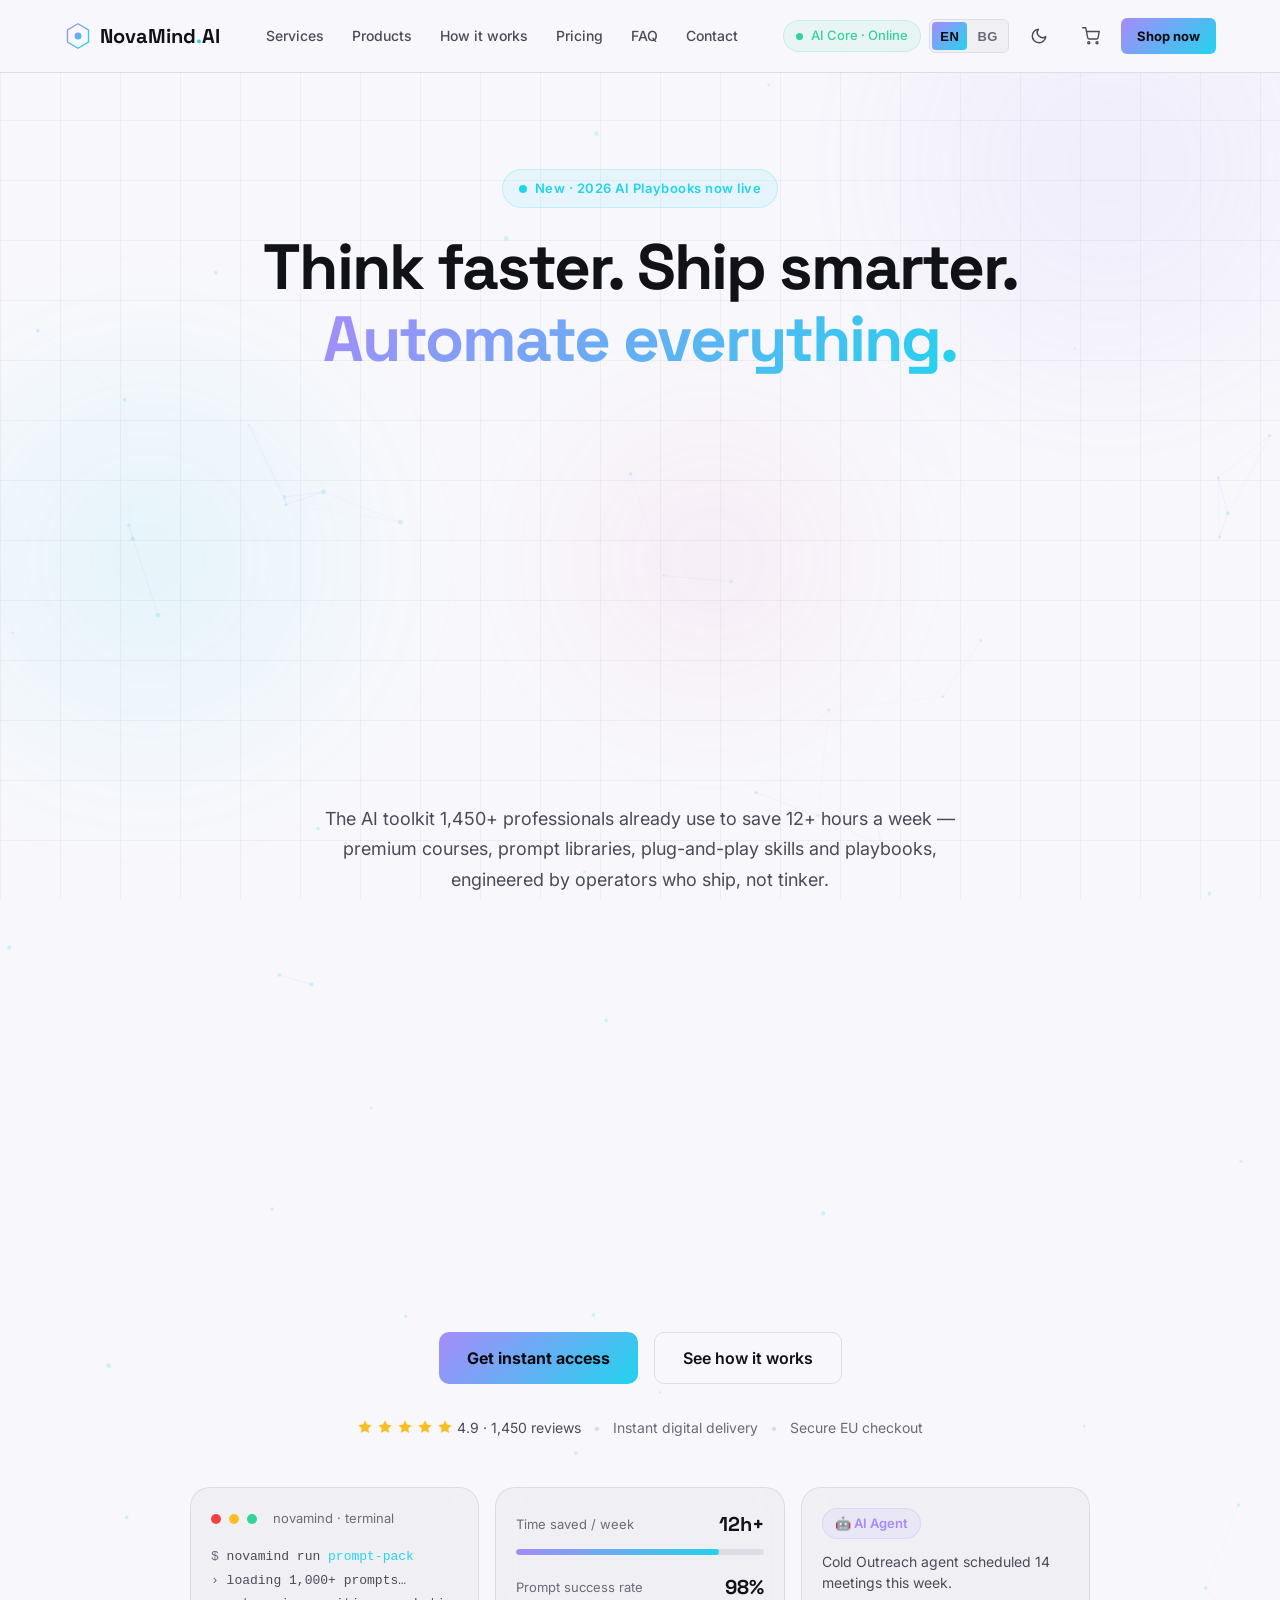
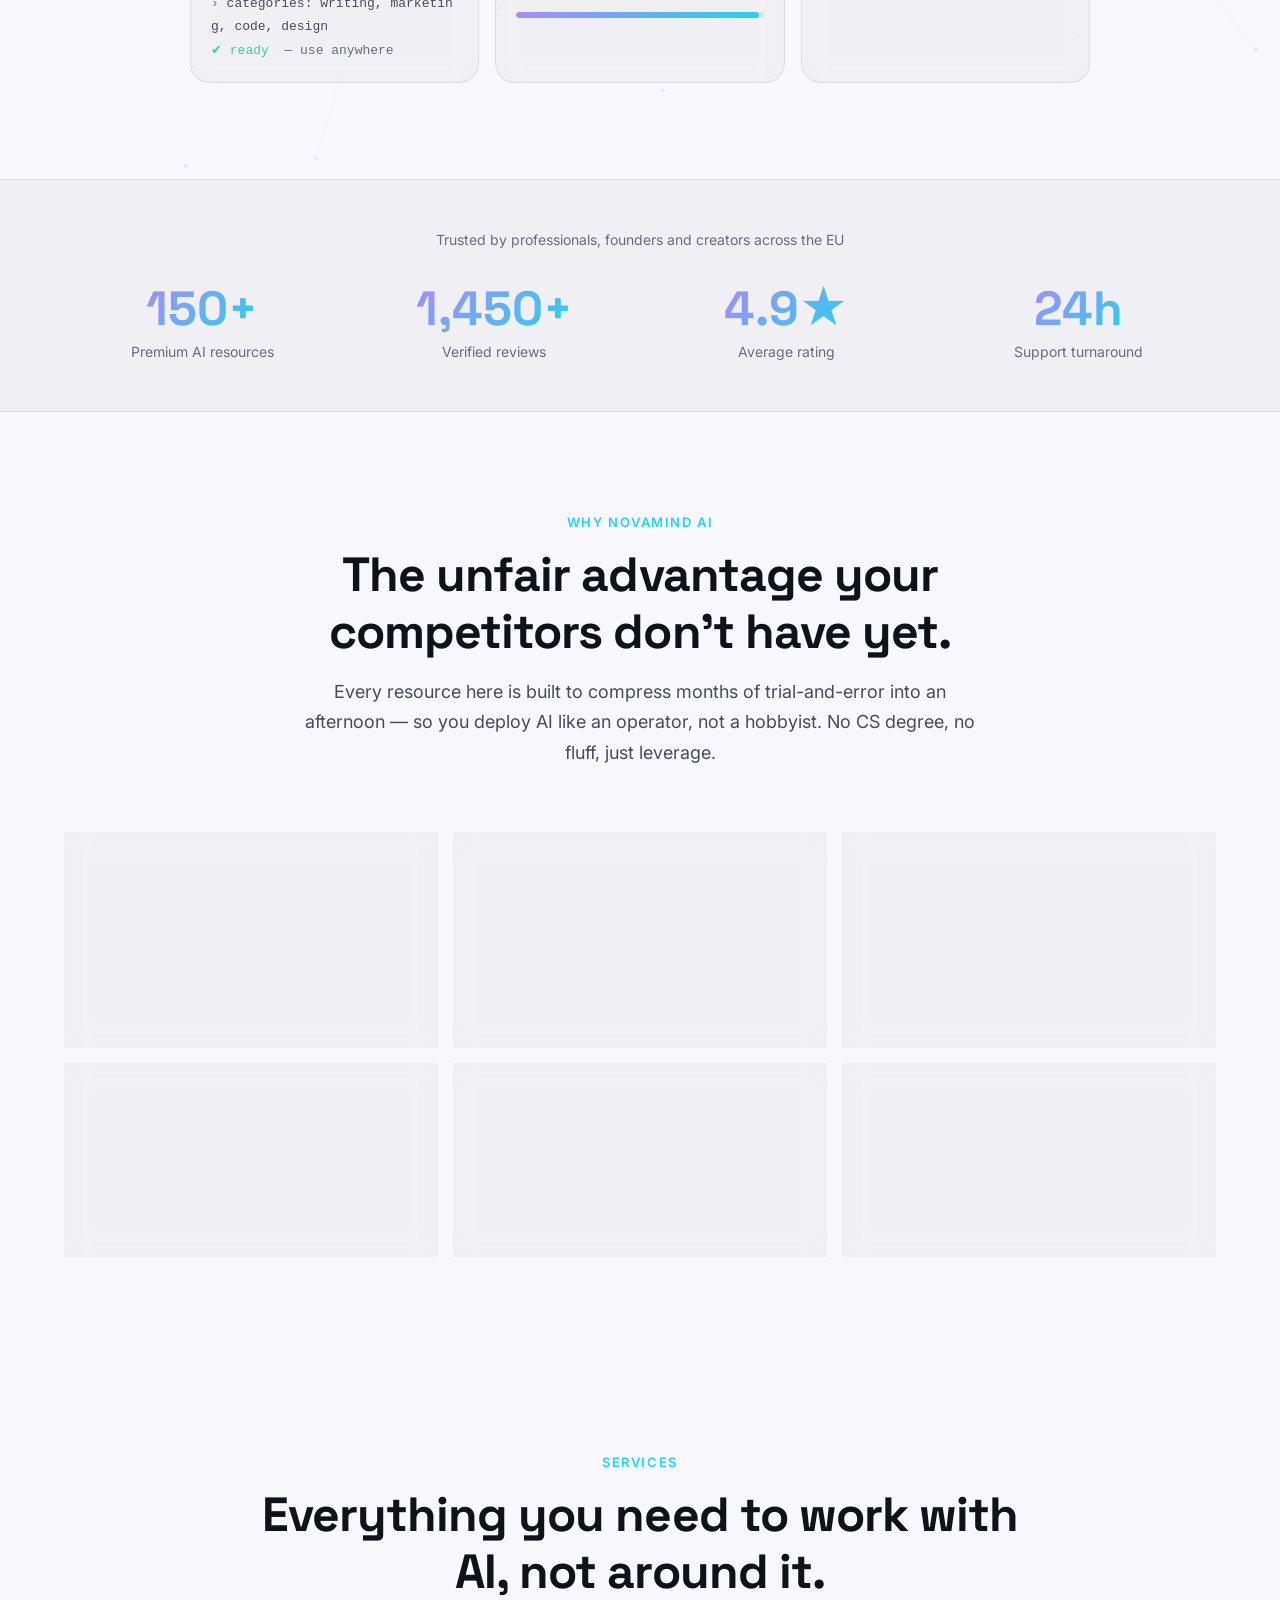
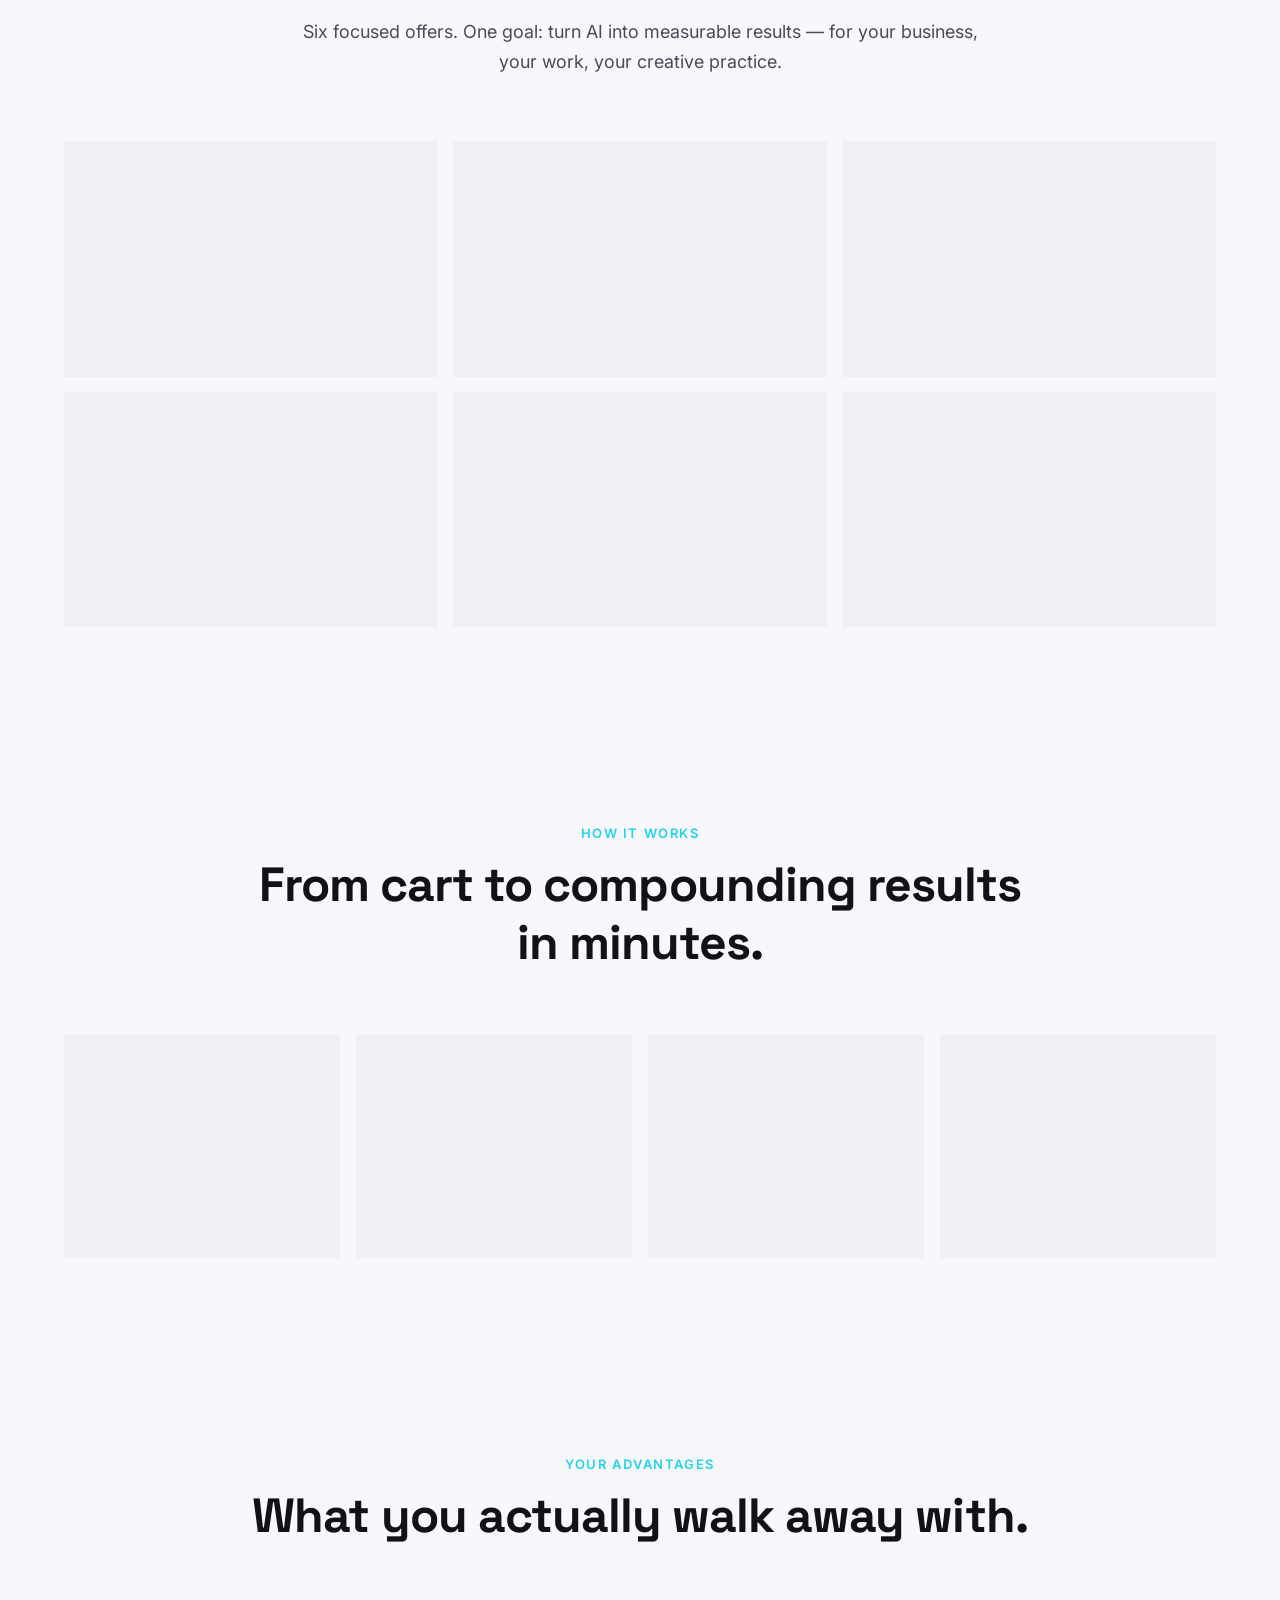
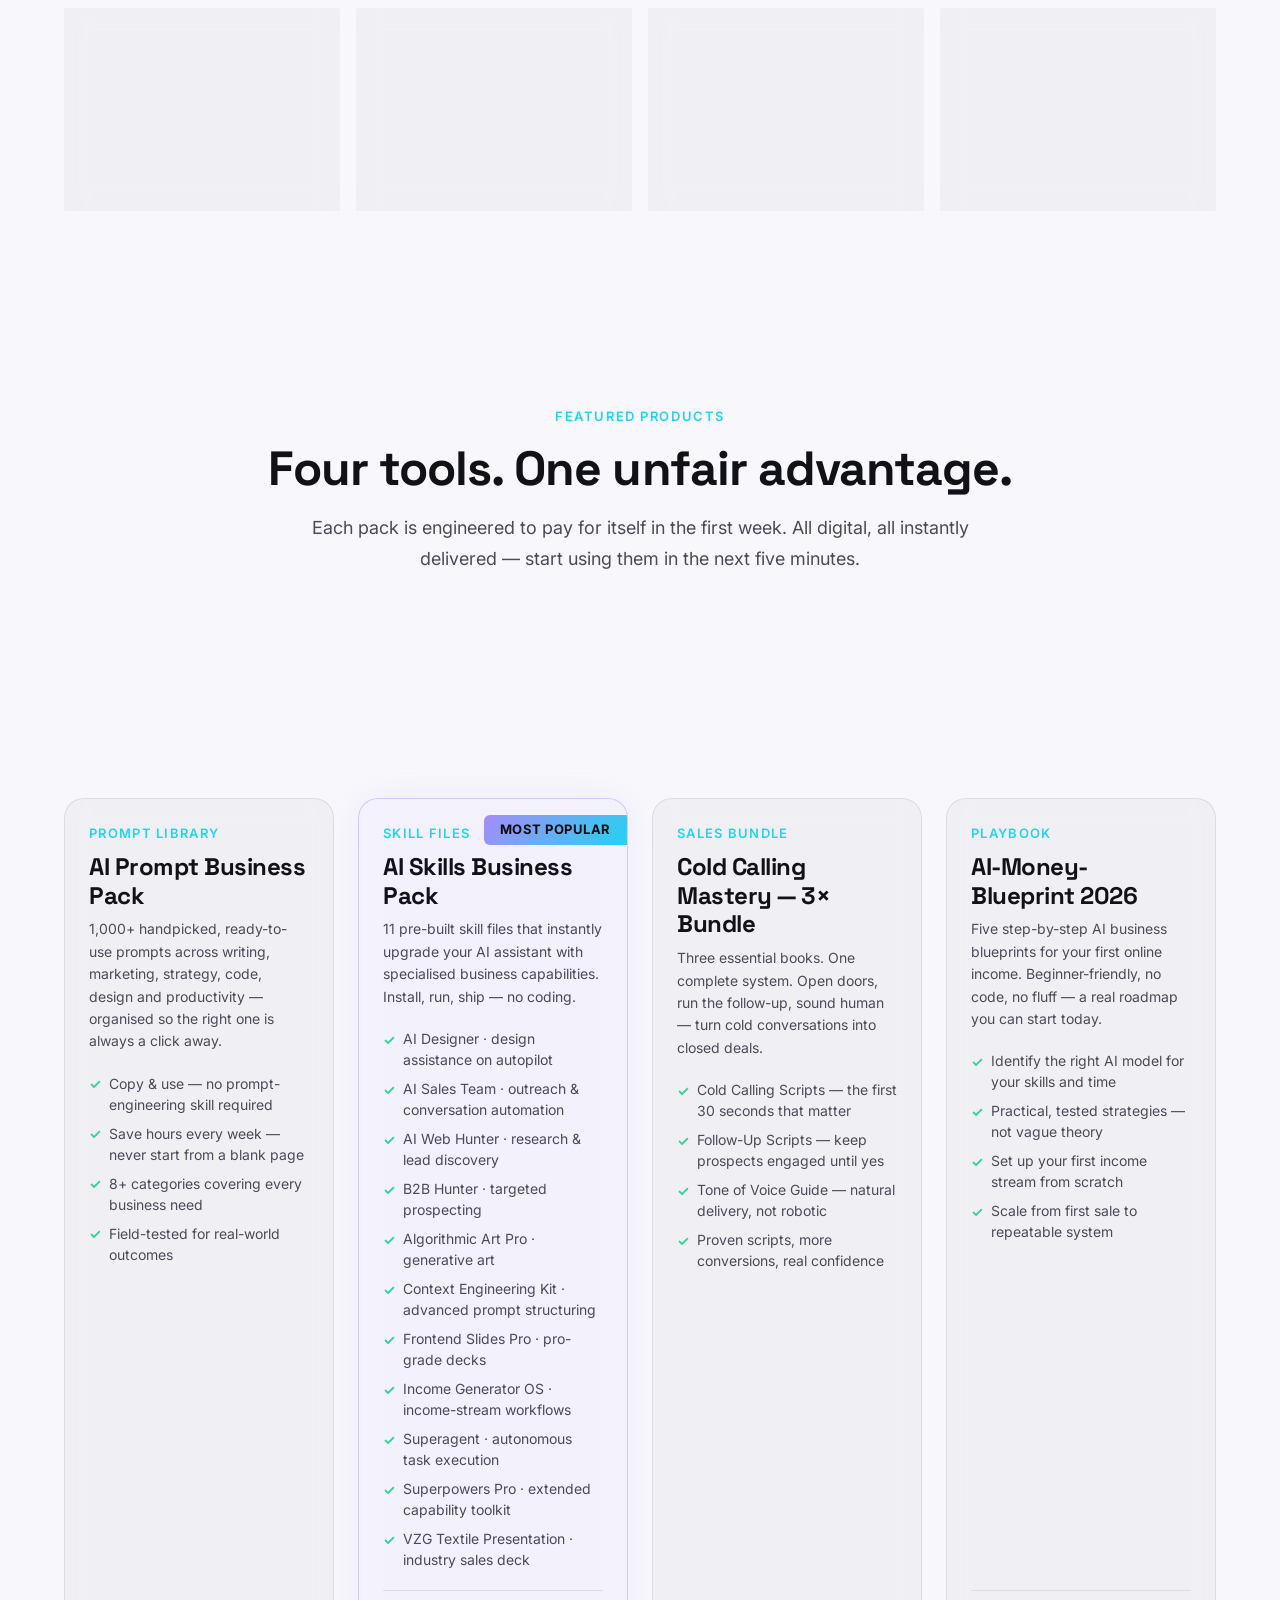
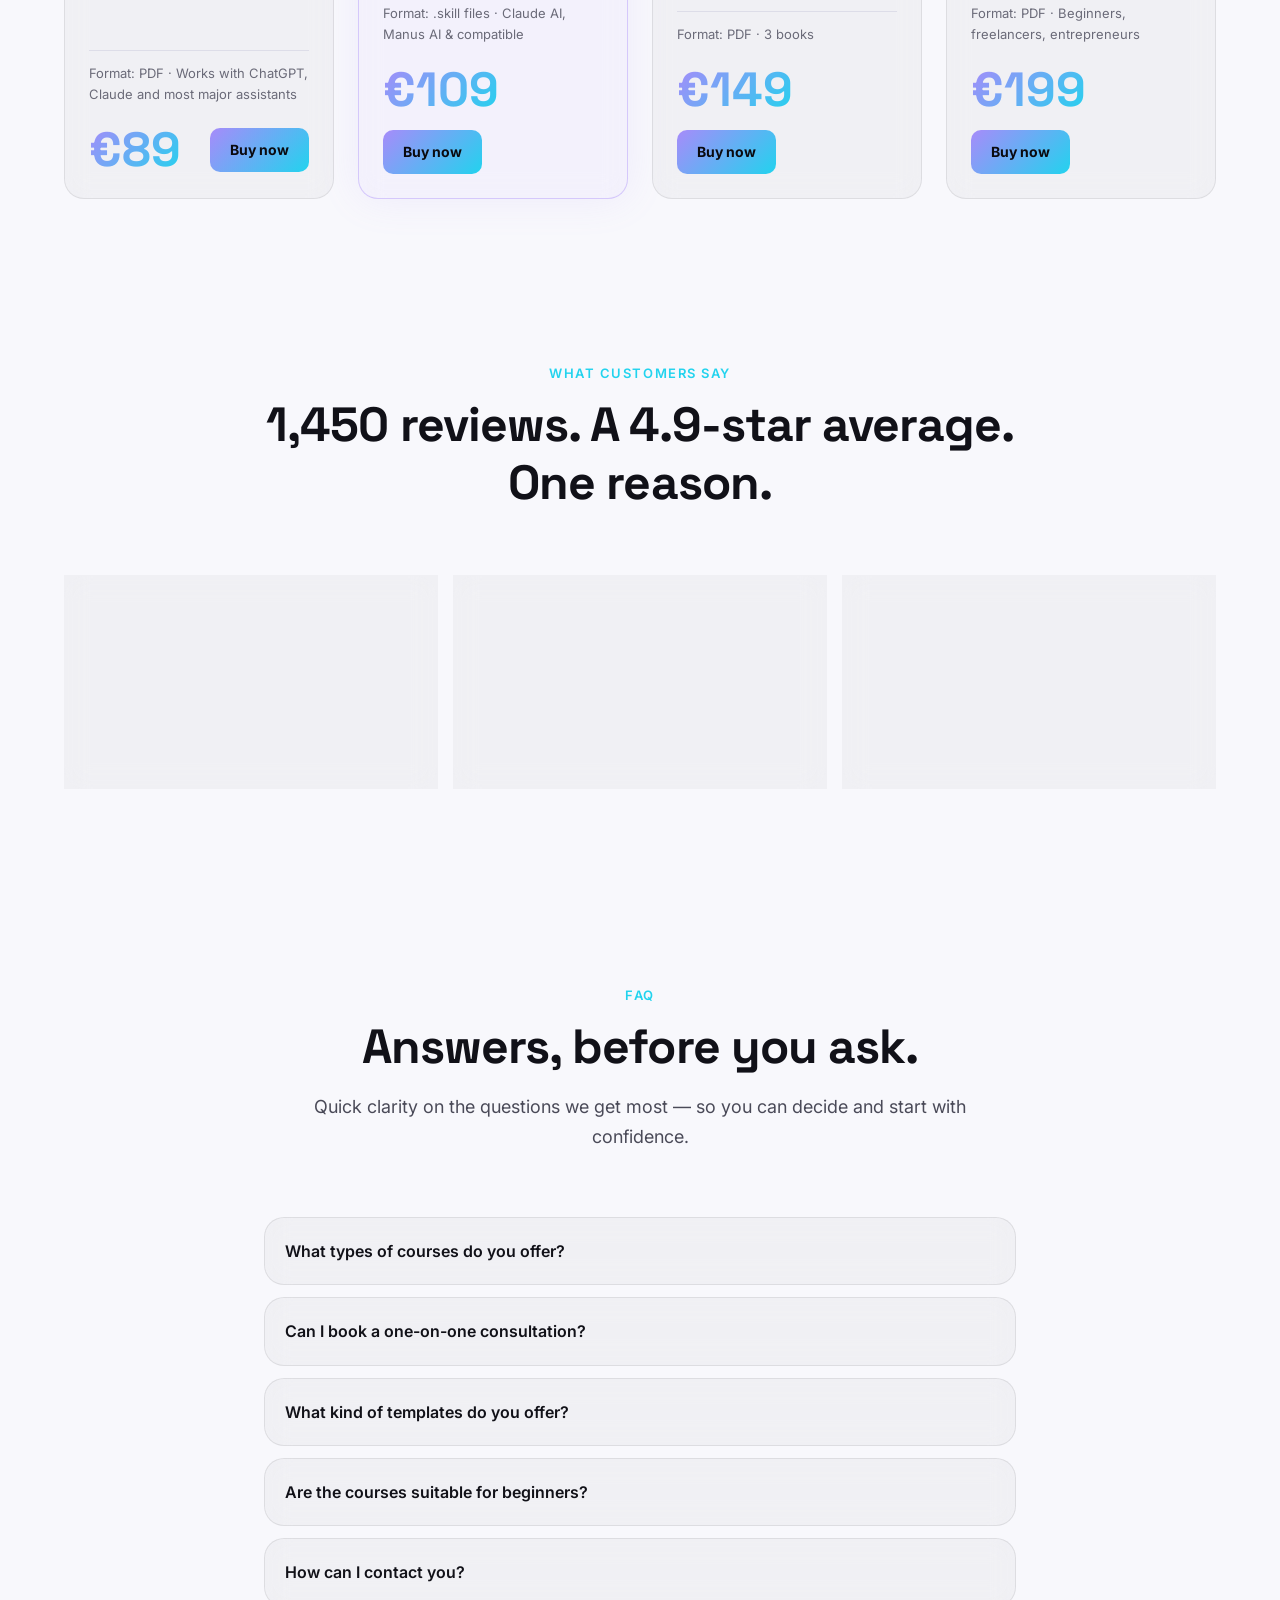
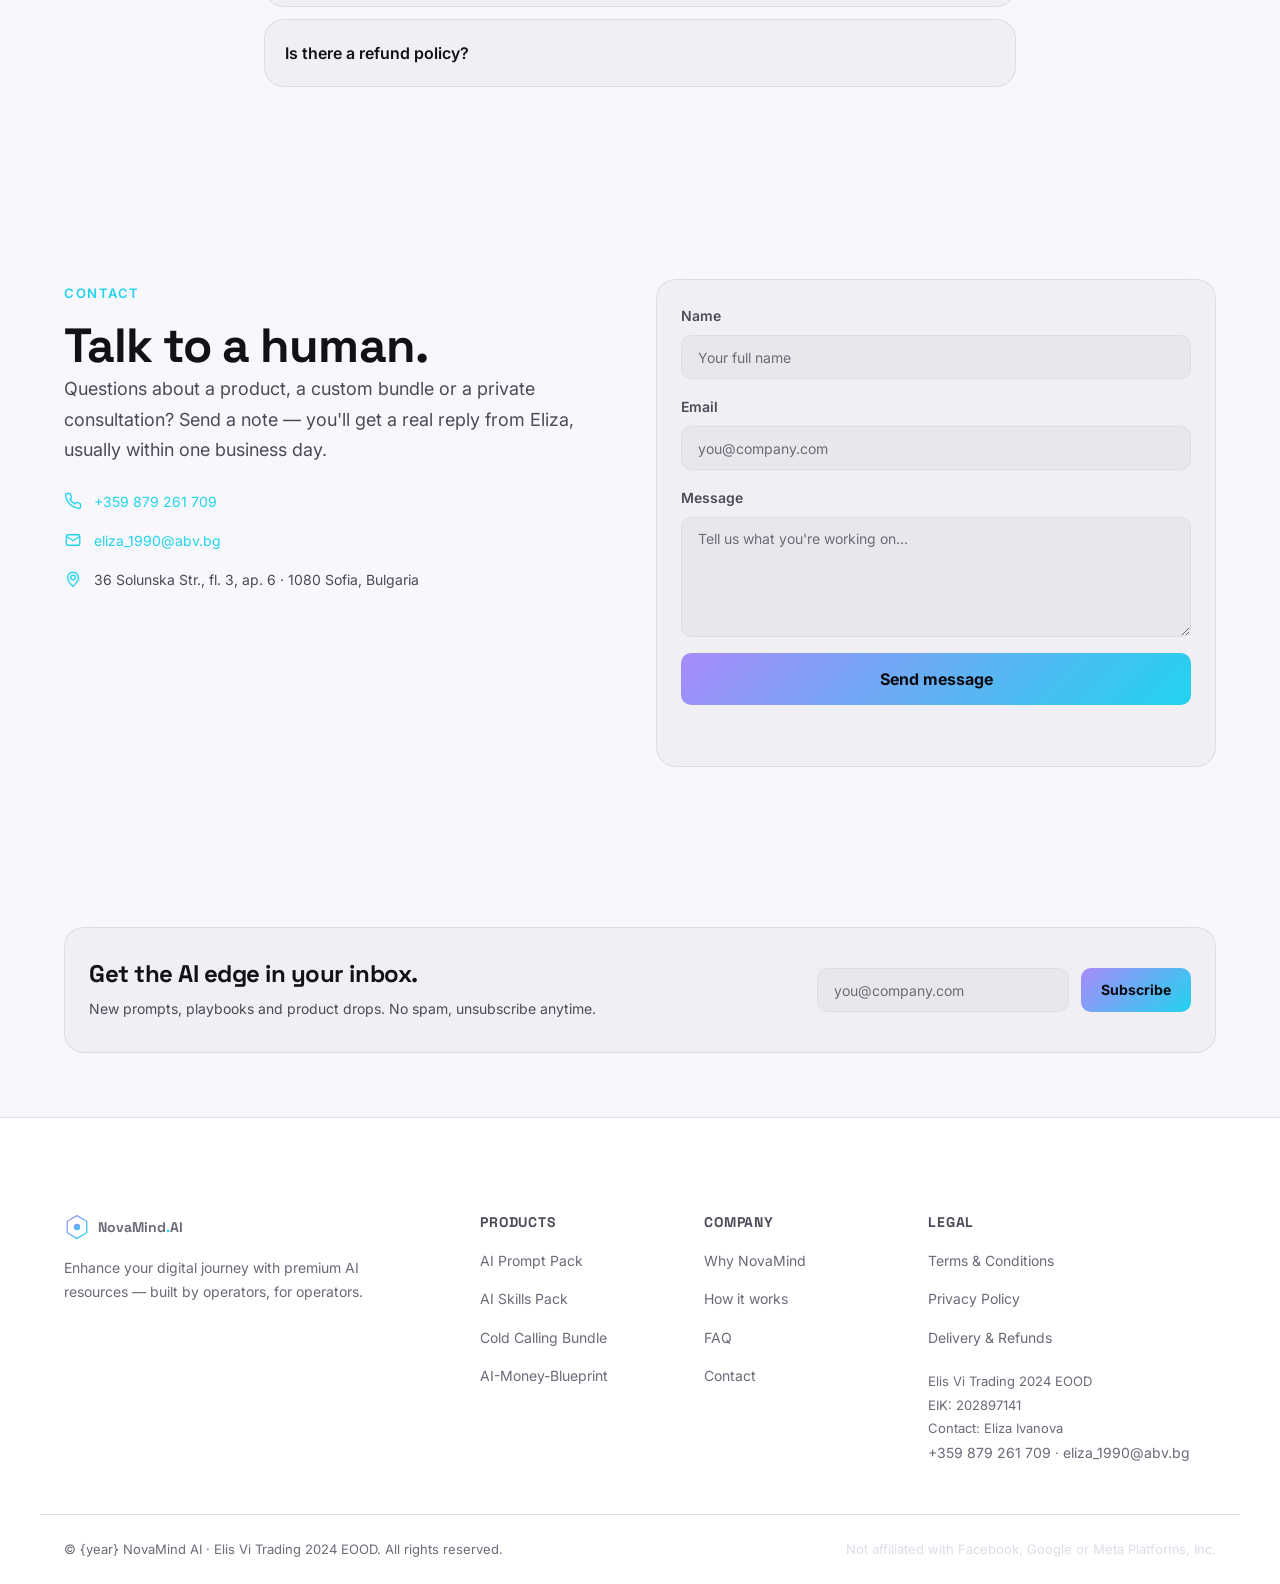
<file: index.html>
<!doctype html>
<html lang="en" dir="ltr">
<head>
<meta charset="utf-8" />
<meta name="viewport" content="width=device-width,initial-scale=1,viewport-fit=cover" />
<meta name="theme-color" content="#0a0a0f" media="(prefers-color-scheme: dark)" />
<meta name="theme-color" content="#ffffff" media="(prefers-color-scheme: light)" />

<!-- Primary SEO -->
<title data-i18n="meta.title">NovaMind AI — Premium AI Courses, Prompts, Skills &amp; Digital Playbooks</title>
<meta name="description" data-i18n="meta.description" content="NovaMind AI delivers premium AI education, ready-to-use prompt packs, plug-and-play AI skill files and business playbooks. Learn, build and automate — from beginners to operators." />
<link rel="canonical" href="https://novamind-ai.vilstar.workers.dev/" />
<meta name="robots" content="index,follow,max-image-preview:large,max-snippet:-1,max-video-preview:-1" />
<meta name="author" content="Elis Vi Trading 2024 EOOD" />
<meta name="keywords" content="AI courses, AI prompts, AI skills, business playbooks, ChatGPT prompts, Claude AI, automation, digital products, Bulgaria, DACH" />

<!-- Open Graph -->
<meta property="og:type" content="website" />
<meta property="og:site_name" content="NovaMind AI" />
<meta property="og:title" data-i18n="meta.og_title" content="NovaMind AI — Learn. Build. Automate." />
<meta property="og:description" data-i18n="meta.og_description" content="Premium AI courses, prompt collections, skill files and playbooks — engineered for professionals and creators." />
<meta property="og:url" content="https://novamind-ai.vilstar.workers.dev/" />
<meta property="og:image" content="https://novamind-ai.vilstar.workers.dev/assets/og-cover.svg" />
<meta property="og:image:width" content="1200" />
<meta property="og:image:height" content="630" />
<meta property="og:locale" content="en_US" />
<meta property="og:locale:alternate" content="bg_BG" />

<!-- Twitter / X Cards -->
<meta name="twitter:card" content="summary_large_image" />
<meta name="twitter:title" data-i18n="meta.twitter_title" content="NovaMind AI — Learn. Build. Automate." />
<meta name="twitter:description" data-i18n="meta.twitter_description" content="Premium AI education, prompt packs and skill files for professionals and creators." />
<meta name="twitter:image" content="https://novamind-ai.vilstar.workers.dev/assets/og-cover.svg" />

<!-- Alternate language -->
<link rel="alternate" hreflang="en" href="https://novamind-ai.vilstar.workers.dev/" />
<link rel="alternate" hreflang="bg" href="https://novamind-ai.vilstar.workers.dev/?lang=bg" />
<link rel="alternate" hreflang="x-default" href="https://novamind-ai.vilstar.workers.dev/" />

<!-- Favicon & PWA -->
<link rel="icon" type="image/svg+xml" href="./assets/favicon.svg" />
<link rel="manifest" href="./manifest.json" />
<meta name="apple-mobile-web-app-capable" content="yes" />
<meta name="apple-mobile-web-app-status-bar-style" content="black-translucent" />
<meta name="apple-mobile-web-app-title" content="NovaMind AI" />

<!-- Fonts: preconnect + preload for performance -->
<link rel="preconnect" href="https://fonts.googleapis.com" />
<link rel="preconnect" href="https://fonts.gstatic.com" crossorigin />
<link rel="preload" as="style" href="https://fonts.googleapis.com/css2?family=Inter:wght@400;500;600;700&family=Space+Grotesk:wght@500;600;700&display=swap" />
<link rel="stylesheet" href="https://fonts.googleapis.com/css2?family=Inter:wght@400;500;600;700&family=Space+Grotesk:wght@500;600;700&display=swap" media="print" onload="this.media='all'" />
<noscript><link rel="stylesheet" href="https://fonts.googleapis.com/css2?family=Inter:wght@400;500;600;700&family=Space+Grotesk:wght@500;600;700&display=swap" /></noscript>

<!-- Critical CSS inline (nav + hero above fold) -->
<style>
:root{--grad:linear-gradient(135deg,#a78bfa 0%,#22d3ee 100%);--bg:#0a0a0f;--bg-2:#111118;--surface:#1a1a22;--text:#e8e8ef;--dim:#a0a0ac;--muted:#80808c;--border:#3a3a46;--acc:#22d3ee;--acc-2:#a78bfa;--ok:#34d399;--err:#ef4444;--touch:44px}
*,*::before,*::after{margin:0;padding:0;box-sizing:border-box}
html{scroll-behavior:smooth;-webkit-font-smoothing:antialiased;text-size-adjust:100%;-webkit-text-size-adjust:100%}
body{background:var(--bg);color:var(--text);font-family:'Inter',system-ui,-apple-system,sans-serif;font-size:clamp(.9375rem,2.2vw,1rem);line-height:1.65;overflow-x:hidden;min-height:100dvh}
.nav{position:sticky;top:0;z-index:100;background:rgba(10,10,15,.85);backdrop-filter:blur(12px);-webkit-backdrop-filter:blur(12px);border-bottom:1px solid var(--border)}
.container{width:100%;max-width:1200px;margin-inline:auto;padding-inline:clamp(1rem,5vw,1.5rem)}
.nav-inner{display:flex;align-items:center;justify-content:space-between;padding-block:.875rem;gap:1rem}
.brand{display:flex;align-items:center;gap:.5rem;font-family:'Space Grotesk',sans-serif;font-size:clamp(1.125rem,3vw,1.25rem);font-weight:700;color:var(--text);text-decoration:none;flex-shrink:0}
.brand-dot{color:var(--acc)}
.hero{position:relative;min-height:100svh;display:flex;align-items:center;overflow:hidden;padding-block:clamp(2.5rem,8vw,5rem)}
.hero-inner{position:relative;z-index:1;text-align:center;width:100%}
.display{font-family:'Space Grotesk',sans-serif;font-size:clamp(2rem,7vw,4rem);font-weight:700;line-height:1.15;margin-bottom:1.5rem;max-width:900px;margin-inline:auto}
.grad-text{background:var(--grad);-webkit-background-clip:text;-webkit-text-fill-color:transparent;background-clip:text}
.btn{display:inline-flex;align-items:center;justify-content:center;gap:.5rem;padding:.625rem 1.25rem;border-radius:10px;font-weight:600;font-size:clamp(.8125rem,1.8vw,.875rem);transition:all .25s ease;text-decoration:none;white-space:nowrap;min-height:44px;cursor:pointer;border:none;font-family:inherit}
.btn-primary{background:var(--grad);color:#0a0a0f}
.btn-lg{padding:.875rem 1.75rem;font-size:clamp(.9375rem,2.2vw,1rem);min-height:52px}
.skip-link{position:absolute;top:-60px;left:1rem;background:var(--acc);color:var(--bg);padding:.75rem 1.25rem;border-radius:10px;font-weight:600;font-size:.875rem;text-decoration:none;z-index:9999;transition:top .15s ease}
.skip-link:focus{top:1rem}
</style>

<!-- Main CSS (deferred) -->
<link rel="stylesheet" href="./style.css" />

<!-- Structured Data / Schema.org -->
<script type="application/ld+json">
{
  "@context": "https://schema.org",
  "@graph": [
    {
      "@type": "Organization",
      "@id": "https://novamind-ai.vilstar.workers.dev/#organization",
      "name": "NovaMind AI",
      "legalName": "Elis Vi Trading 2024 EOOD",
      "url": "https://novamind-ai.vilstar.workers.dev/",
      "logo": {
        "@type": "ImageObject",
        "url": "https://novamind-ai.vilstar.workers.dev/assets/favicon.svg",
        "width": 512,
        "height": 512
      },
      "email": "eliza_1990@abv.bg",
      "telephone": "+359879261709",
      "address": {
        "@type": "PostalAddress",
        "streetAddress": "36 Solunska Str., floor 3, ap. 6",
        "addressLocality": "Sofia",
        "postalCode": "1080",
        "addressRegion": "Triaditsa",
        "addressCountry": "BG"
      },
      "founder": {
        "@type": "Person",
        "name": "Eliza Valerieva Ivanova"
      },
      "sameAs": []
    },
    {
      "@type": "WebSite",
      "@id": "https://novamind-ai.vilstar.workers.dev/#website",
      "url": "https://novamind-ai.vilstar.workers.dev/",
      "name": "NovaMind AI",
      "description": "Premium AI courses, prompt packs, skill files and business playbooks",
      "inLanguage": ["en", "bg"],
      "publisher": { "@id": "https://novamind-ai.vilstar.workers.dev/#organization" }
    },
    {
      "@type": "WebPage",
      "@id": "https://novamind-ai.vilstar.workers.dev/#webpage",
      "url": "https://novamind-ai.vilstar.workers.dev/",
      "name": "NovaMind AI — Premium AI Courses, Prompts, Skills & Digital Playbooks",
      "isPartOf": { "@id": "https://novamind-ai.vilstar.workers.dev/#website" },
      "about": { "@id": "https://novamind-ai.vilstar.workers.dev/#organization" },
      "inLanguage": "en"
    },
    {
      "@type": "BreadcrumbList",
      "itemListElement": [
        { "@type": "ListItem", "position": 1, "name": "Home", "item": "https://novamind-ai.vilstar.workers.dev/" }
      ]
    },
    {
      "@type": "ItemList",
      "name": "NovaMind AI Products",
      "itemListElement": [
        {
          "@type": "ListItem", "position": 1,
          "item": {
            "@type": "Product",
            "name": "AI Prompt Business Pack",
            "description": "1,000+ handpicked, ready-to-use prompts across writing, marketing, strategy, code, design and productivity.",
            "offers": { "@type": "Offer", "price": "89", "priceCurrency": "EUR", "availability": "https://schema.org/InStock" }
          }
        },
        {
          "@type": "ListItem", "position": 2,
          "item": {
            "@type": "Product",
            "name": "AI Skills Business Pack",
            "description": "11 pre-built skill files that instantly upgrade your AI assistant with specialised business capabilities.",
            "offers": { "@type": "Offer", "price": "109", "priceCurrency": "EUR", "availability": "https://schema.org/InStock" }
          }
        },
        {
          "@type": "ListItem", "position": 3,
          "item": {
            "@type": "Product",
            "name": "Cold Calling Mastery — 3× Bundle",
            "description": "Three essential books covering cold calling scripts, follow-up scripts, and tone of voice.",
            "offers": { "@type": "Offer", "price": "149", "priceCurrency": "EUR", "availability": "https://schema.org/InStock" }
          }
        },
        {
          "@type": "ListItem", "position": 4,
          "item": {
            "@type": "Product",
            "name": "AI-Money-Blueprint 2026",
            "description": "Five step-by-step AI business blueprints for your first online income.",
            "offers": { "@type": "Offer", "price": "199", "priceCurrency": "EUR", "availability": "https://schema.org/InStock" }
          }
        }
      ]
    },
    {
      "@type": "FAQPage",
      "mainEntity": [
        { "@type": "Question", "name": "What types of courses do you offer?", "acceptedAnswer": { "@type": "Answer", "text": "Compact, practical digital courses covering strategy, automation and marketing fundamentals — the essentials for confident, efficient growth." } },
        { "@type": "Question", "name": "Can I book a one-on-one consultation?", "acceptedAnswer": { "@type": "Answer", "text": "Yes — a personal 1:1 session gives you tailored strategy, clear direction and immediate next steps for your goals." } },
        { "@type": "Question", "name": "What kind of templates do you offer?", "acceptedAnswer": { "@type": "Answer", "text": "Ready-to-use templates for planning, automation and marketing — designed to save time, stay organised and make every project look professional." } },
        { "@type": "Question", "name": "Are the courses suitable for beginners?", "acceptedAnswer": { "@type": "Answer", "text": "Absolutely. Every course scales — from first-time users building their initial strategy to professionals optimising established workflows." } },
        { "@type": "Question", "name": "How can I contact you?", "acceptedAnswer": { "@type": "Answer", "text": "Via the contact form or by email at eliza_1990@abv.bg. Every message is answered personally, usually within 24 hours." } },
        { "@type": "Question", "name": "Is there a refund policy?", "acceptedAnswer": { "@type": "Answer", "text": "Yes. If a product isn't right for you, request a refund within 14 days — no questions asked, provided the content hasn't been downloaded." } }
      ]
    }
  ]
}
</script>
</head>
<body>

<a href="#main" class="skip-link" data-i18n="aria.skip">Skip to main content</a>

<div class="bg-orbs" aria-hidden="true">
  <span class="orb orb-1"></span>
  <span class="orb orb-2"></span>
  <span class="orb orb-3"></span>
  <div class="grid-overlay"></div>
</div>

<!-- ── NAVIGATION ──────────────────────────────────────────── -->
<header class="nav" id="nav" role="banner">
  <div class="container nav-inner">
    <a class="brand" href="#top" aria-label="NovaMind AI home" data-i18n-aria="aria.home">
      <span class="brand-mark" aria-hidden="true">
        <svg viewBox="0 0 32 32" width="28" height="28" aria-hidden="true" focusable="false">
          <defs>
            <linearGradient id="lg" x1="0" x2="1" y1="0" y2="1">
              <stop offset="0" stop-color="#a78bfa"/>
              <stop offset="1" stop-color="#22d3ee"/>
            </linearGradient>
          </defs>
          <path d="M16 2 L28 9 V23 L16 30 L4 23 V9 Z" fill="none" stroke="url(#lg)" stroke-width="1.6"/>
          <circle cx="16" cy="16" r="4" fill="url(#lg)"/>
        </svg>
      </span>
      <span class="brand-name">NovaMind<span class="brand-dot">.</span>AI</span>
    </a>

    <nav class="nav-links" aria-label="Primary navigation">
      <a href="#services" data-i18n="nav.services">Services</a>
      <a href="#products" data-i18n="nav.products">Products</a>
      <a href="#process" data-i18n="nav.how_it_works">How it works</a>
      <a href="#pricing" data-i18n="nav.pricing">Pricing</a>
      <a href="#faq" data-i18n="nav.faq">FAQ</a>
      <a href="#contact" data-i18n="nav.contact">Contact</a>
    </nav>

    <div class="nav-actions">
      <span class="ai-status" aria-hidden="true">
        <span class="ai-status-dot"></span>
        <span class="ai-status-text" data-i18n="nav.ai_status">AI Core · Online</span>
      </span>

      <!-- Language Switcher -->
      <div class="lang-switcher" role="group" aria-label="Language selection">
        <button class="lang-btn active" id="langEN" data-lang="en" aria-pressed="true" title="English">EN</button>
        <button class="lang-btn" id="langBG" data-lang="bg" aria-pressed="false" title="Български">BG</button>
      </div>

      <button class="icon-btn" id="themeToggle" aria-label="Toggle color theme" title="Toggle theme">
        <svg class="i-sun" viewBox="0 0 24 24" width="18" height="18" fill="none" stroke="currentColor" stroke-width="2" stroke-linecap="round" stroke-linejoin="round" aria-hidden="true" focusable="false">
          <circle cx="12" cy="12" r="5"/>
          <line x1="12" y1="1" x2="12" y2="3"/><line x1="12" y1="21" x2="12" y2="23"/>
          <line x1="4.22" y1="4.22" x2="5.64" y2="5.64"/><line x1="18.36" y1="18.36" x2="19.78" y2="19.78"/>
          <line x1="1" y1="12" x2="3" y2="12"/><line x1="21" y1="12" x2="23" y2="12"/>
          <line x1="4.22" y1="19.78" x2="5.64" y2="18.36"/><line x1="18.36" y1="5.64" x2="19.78" y2="4.22"/>
        </svg>
        <svg class="i-moon" viewBox="0 0 24 24" width="18" height="18" fill="none" stroke="currentColor" stroke-width="2" stroke-linecap="round" stroke-linejoin="round" aria-hidden="true" focusable="false">
          <path d="M21 12.79A9 9 0 1 1 11.21 3 7 7 0 0 0 21 12.79z"/>
        </svg>
      </button>

      <button class="icon-btn" id="cartBtn" aria-label="Open cart" aria-haspopup="dialog" aria-controls="cartDrawer" title="Cart">
        <svg viewBox="0 0 24 24" width="18" height="18" fill="none" stroke="currentColor" stroke-width="1.8" stroke-linecap="round" stroke-linejoin="round" aria-hidden="true" focusable="false">
          <circle cx="9" cy="21" r="1.4"/><circle cx="20" cy="21" r="1.4"/>
          <path d="M1 1h4l2.68 13.39a2 2 0 0 0 2 1.61h9.72a2 2 0 0 0 2-1.61L23 6H6"/>
        </svg>
        <span class="cart-badge" id="cartBadge" hidden aria-live="polite">0</span>
      </button>

      <a href="#pricing" class="btn btn-primary btn-sm" data-i18n="nav.shop_now">Shop now</a>

      <button class="icon-btn menu-btn" id="menuBtn" aria-label="Open menu" aria-expanded="false" aria-controls="mobileMenu">
        <svg viewBox="0 0 24 24" width="20" height="20" fill="none" stroke="currentColor" stroke-width="2" stroke-linecap="round" aria-hidden="true" focusable="false">
          <path d="M4 7h16M4 12h16M4 17h16"/>
        </svg>
      </button>
    </div>
  </div>

  <!-- Mobile Menu -->
  <nav class="mobile-menu" id="mobileMenu" aria-label="Mobile navigation" hidden>
    <a href="#services" data-i18n="nav.services">Services</a>
    <a href="#products" data-i18n="nav.products">Products</a>
    <a href="#process" data-i18n="nav.how_it_works">How it works</a>
    <a href="#pricing" data-i18n="nav.pricing">Pricing</a>
    <a href="#faq" data-i18n="nav.faq">FAQ</a>
    <a href="#contact" data-i18n="nav.contact">Contact</a>
    <a href="#pricing" class="btn btn-primary" data-i18n="nav.shop_now">Shop now</a>
    <div class="lang-switcher" role="group" aria-label="Language selection">
      <button class="lang-btn active" data-lang="en" aria-pressed="true">EN</button>
      <button class="lang-btn" data-lang="bg" aria-pressed="false">BG</button>
    </div>
  </nav>
</header>

<main id="main">

<!-- ── HERO ───────────────────────────────────────────────── -->
<section class="hero" id="top" aria-labelledby="heroHeadline">
  <canvas id="neuralCanvas" class="hero-canvas" aria-hidden="true"></canvas>
  <div class="container hero-inner">
    <span class="eyebrow reveal" aria-label="Announcement">
      <span class="pulse-dot" aria-hidden="true"></span>
      <span data-i18n="hero.eyebrow">New · 2026 AI Playbooks now live</span>
    </span>

    <h1 class="display reveal" id="heroHeadline" data-decode>
      <span data-i18n="hero.headline_1">Think faster. Ship smarter.</span>
      <span class="grad-text" data-i18n="hero.headline_2">Automate everything.</span>
    </h1>

    <p class="hero lead reveal" data-i18n="hero.lead">
      The AI toolkit 1,450+ professionals already use to save 12+ hours a week — premium courses, prompt libraries, plug-and-play skills and playbooks, engineered by operators who ship, not tinker.
    </p>

    <div class="hero-cta reveal">
      <a href="#pricing" class="btn btn-primary btn-lg" data-i18n="hero.cta_primary">
        Get instant access
        <svg viewBox="0 0 24 24" width="18" height="18" fill="none" stroke="currentColor" stroke-width="2" stroke-linecap="round" stroke-linejoin="round" aria-hidden="true" focusable="false"><path d="M5 12h14M13 5l7 7-7 7"/></svg>
      </a>
      <a href="#process" class="btn btn-ghost btn-lg" data-i18n="hero.cta_secondary">See how it works</a>
    </div>

    <div class="hero-meta reveal">
      <div class="stars" aria-label="Rated 4.9 out of 5 by 1,450 reviewers" data-i18n-aria="aria.stars_rating">
        <svg viewBox="0 0 24 24" width="16" height="16" fill="#fbbf24" aria-hidden="true" focusable="false"><path d="M12 2l3.09 6.26L22 9.27l-5 4.87 1.18 6.88L12 17.77l-6.18 3.25L7 14.14 2 9.27l6.91-1.01L12 2z"/></svg>
        <svg viewBox="0 0 24 24" width="16" height="16" fill="#fbbf24" aria-hidden="true" focusable="false"><path d="M12 2l3.09 6.26L22 9.27l-5 4.87 1.18 6.88L12 17.77l-6.18 3.25L7 14.14 2 9.27l6.91-1.01L12 2z"/></svg>
        <svg viewBox="0 0 24 24" width="16" height="16" fill="#fbbf24" aria-hidden="true" focusable="false"><path d="M12 2l3.09 6.26L22 9.27l-5 4.87 1.18 6.88L12 17.77l-6.18 3.25L7 14.14 2 9.27l6.91-1.01L12 2z"/></svg>
        <svg viewBox="0 0 24 24" width="16" height="16" fill="#fbbf24" aria-hidden="true" focusable="false"><path d="M12 2l3.09 6.26L22 9.27l-5 4.87 1.18 6.88L12 17.77l-6.18 3.25L7 14.14 2 9.27l6.91-1.01L12 2z"/></svg>
        <svg viewBox="0 0 24 24" width="16" height="16" fill="#fbbf24" aria-hidden="true" focusable="false"><path d="M12 2l3.09 6.26L22 9.27l-5 4.87 1.18 6.88L12 17.77l-6.18 3.25L7 14.14 2 9.27l6.91-1.01L12 2z"/></svg>
        <span data-i18n="hero.rating">4.9 · 1,450 reviews</span>
      </div>
      <span class="sep" aria-hidden="true">•</span>
      <span data-i18n="hero.delivery">Instant digital delivery</span>
      <span class="sep" aria-hidden="true">•</span>
      <span data-i18n="hero.checkout">Secure EU checkout</span>
    </div>

    <!-- Hero Visual Cards -->
    <div class="hero-visual reveal" aria-hidden="true">
      <div class="glass-card hv-card hv-1">
        <div class="hv-head">
          <span class="dot d-r"></span><span class="dot d-y"></span><span class="dot d-g"></span>
          <span class="hv-title" data-i18n="hero.terminal_title">novamind · terminal</span>
        </div>
        <pre class="hv-body"><span class="c-mut">$</span> novamind run <span class="c-acc">prompt-pack</span>
<span class="c-mut">›</span> loading 1,000+ prompts…
<span class="c-mut">›</span> categories: writing, marketing, code, design
<span class="c-ok">✔ ready</span>  <span class="c-mut">— use anywhere</span></pre>
      </div>
      <div class="glass-card hv-card hv-2">
        <div class="hv-metric">
          <span class="hv-label" data-i18n="hero.metric_time_label">Time saved / week</span>
          <span class="hv-value"><span data-counter="12">0</span>h+</span>
        </div>
        <div class="hv-bar"><span style="--w:82%"></span></div>
        <div class="hv-metric">
          <span class="hv-label" data-i18n="hero.metric_rate_label">Prompt success rate</span>
          <span class="hv-value"><span data-counter="98">0</span>%</span>
        </div>
        <div class="hv-bar"><span style="--w:98%"></span></div>
      </div>
      <div class="glass-card hv-card hv-3">
        <span class="hv-chip" data-i18n="hero.agent_chip">🤖 AI Agent</span>
        <p data-i18n="hero.agent_text">Cold Outreach agent scheduled 14 meetings this week.</p>
      </div>
    </div>
  </div>
</section>

<!-- ── TRUSTED BY / STATS ──────────────────────────────────── -->
<section class="trusted" aria-label="Social proof statistics">
  <div class="container">
    <p class="micro reveal" data-i18n="trusted.label">Trusted by professionals, founders and creators across the EU</p>
    <div class="stat-grid">
      <div class="stat reveal">
        <span class="stat-num"><span data-counter="150">0</span>+</span>
        <span class="stat-lbl" data-i18n="trusted.stat1_lbl">Premium AI resources</span>
      </div>
      <div class="stat reveal">
        <span class="stat-num"><span data-counter="1450">0</span>+</span>
        <span class="stat-lbl" data-i18n="trusted.stat2_lbl">Verified reviews</span>
      </div>
      <div class="stat reveal">
        <span class="stat-num"><span data-counter="4" data-suffix=".9★">0</span></span>
        <span class="stat-lbl" data-i18n="trusted.stat3_lbl">Average rating</span>
      </div>
      <div class="stat reveal">
        <span class="stat-num"><span data-counter="24">0</span>h</span>
        <span class="stat-lbl" data-i18n="trusted.stat4_lbl">Support turnaround</span>
      </div>
    </div>
  </div>
</section>

<!-- ── WHY ────────────────────────────────────────────────── -->
<section class="section" id="why" aria-labelledby="whyHeading">
  <div class="container">
    <div class="section-head reveal">
      <span class="kicker" data-i18n="why.kicker">Why NovaMind AI</span>
      <h2 id="whyHeading" data-i18n="why.heading">The unfair advantage your competitors don't have yet.</h2>
      <p class="lead-sm" data-i18n="why.lead">Every resource here is built to compress months of trial-and-error into an afternoon — so you deploy AI like an operator, not a hobbyist. No CS degree, no fluff, just leverage.</p>
    </div>

    <div class="feature-grid">
      <article class="glass-card feature reveal">
        <span class="feat-ico" style="--fg:#a78bfa" aria-hidden="true">
          <svg viewBox="0 0 24 24" width="22" height="22" fill="none" stroke="currentColor" stroke-width="1.8" aria-hidden="true" focusable="false"><path d="M4 19V5a2 2 0 0 1 2-2h11l3 3v13a2 2 0 0 1-2 2H6a2 2 0 0 1-2-2z"/><path d="M9 11h6"/></svg>
        </span>
        <h3 data-i18n="why.f1_title">Practical AI knowledge</h3>
        <p data-i18n="why.f1_body">Field-tested playbooks — every lesson is something you can apply the same day.</p>
      </article>
      <article class="glass-card feature reveal">
        <span class="feat-ico" style="--fg:#22d3ee" aria-hidden="true">
          <svg viewBox="0 0 24 24" width="22" height="22" fill="none" stroke="currentColor" stroke-width="1.8" aria-hidden="true" focusable="false"><circle cx="12" cy="12" r="9"/><path d="M3 12h18M12 3a15 15 0 0 1 0 18M12 3a15 15 0 0 0 0 18"/></svg>
        </span>
        <h3 data-i18n="why.f2_title">Beginner-friendly</h3>
        <p data-i18n="why.f2_body">Plain-language descriptions, zero jargon. Advanced enough for pros, gentle enough for day one.</p>
      </article>
      <article class="glass-card feature reveal">
        <span class="feat-ico" style="--fg:#f472b6" aria-hidden="true">
          <svg viewBox="0 0 24 24" width="22" height="22" fill="none" stroke="currentColor" stroke-width="1.8" aria-hidden="true" focusable="false"><path d="M21 12a9 9 0 1 1-3-6.7"/><path d="M21 4v5h-5"/></svg>
        </span>
        <h3 data-i18n="why.f3_title">Constantly updated</h3>
        <p data-i18n="why.f3_body">Your purchases stay valuable — models change, playbooks improve, you get the upgrades.</p>
      </article>
      <article class="glass-card feature reveal">
        <span class="feat-ico" style="--fg:#facc15" aria-hidden="true">
          <svg viewBox="0 0 24 24" width="22" height="22" fill="none" stroke="currentColor" stroke-width="1.8" aria-hidden="true" focusable="false"><path d="M12 2l7 4v6c0 5-3.5 8.5-7 10-3.5-1.5-7-5-7-10V6z"/><path d="m9 12 2 2 4-4"/></svg>
        </span>
        <h3 data-i18n="why.f4_title">Premium quality</h3>
        <p data-i18n="why.f4_body">Every product is edited, tested and polished — no half-baked PDFs, no filler.</p>
      </article>
      <article class="glass-card feature reveal">
        <span class="feat-ico" style="--fg:#34d399" aria-hidden="true">
          <svg viewBox="0 0 24 24" width="22" height="22" fill="none" stroke="currentColor" stroke-width="1.8" aria-hidden="true" focusable="false"><path d="M4 12a8 8 0 0 1 16 0v3a3 3 0 0 1-3 3h-2v-6h5"/><path d="M4 12v3a3 3 0 0 0 3 3h2v-6H1"/></svg>
        </span>
        <h3 data-i18n="why.f5_title">Premium support</h3>
        <p data-i18n="why.f5_body">Real humans, real answers — every message replied to personally, usually within 24 hours.</p>
      </article>
      <article class="glass-card feature reveal">
        <span class="feat-ico" style="--fg:#60a5fa" aria-hidden="true">
          <svg viewBox="0 0 24 24" width="22" height="22" fill="none" stroke="currentColor" stroke-width="1.8" aria-hidden="true" focusable="false"><rect x="3" y="4" width="18" height="16" rx="3"/><path d="M3 10h18M8 4v4M16 4v4"/></svg>
        </span>
        <h3 data-i18n="why.f6_title">Secure EU checkout</h3>
        <p data-i18n="why.f6_body">Fast, encrypted payments across Europe — instant delivery to your inbox.</p>
      </article>
    </div>
  </div>
</section>

<!-- ── SERVICES ───────────────────────────────────────────── -->
<section class="section" id="services" aria-labelledby="servicesHeading">
  <div class="container">
    <div class="section-head reveal">
      <span class="kicker" data-i18n="services.kicker">Services</span>
      <h2 id="servicesHeading" data-i18n="services.heading">Everything you need to work <em>with</em> AI, not around it.</h2>
      <p class="lead-sm" data-i18n="services.lead">Six focused offers. One goal: turn AI into measurable results — for your business, your work, your creative practice.</p>
    </div>

    <div class="service-grid">
      <a href="#pricing" class="service reveal glass-card">
        <span class="s-ico" aria-hidden="true">📚</span>
        <h3 data-i18n="services.s1_title">AI Books</h3>
        <p data-i18n="services.s1_body">Digital books on AI business strategy — step-by-step, jargon-free, ready to apply. No theory-padding, just working techniques.</p>
        <span class="s-cta" data-i18n="services.s1_cta">Browse e-books →</span>
      </a>
      <a href="#pricing" class="service reveal glass-card">
        <span class="s-ico" aria-hidden="true">🎓</span>
        <h3><span data-i18n="services.s2_title">Online Courses</span> <span class="s-badge" data-i18n="services.s2_badge">Coming soon</span></h3>
        <p data-i18n="services.s2_body">Step-by-step video courses to master AI tools from scratch. Join the waitlist for early access and founding-member pricing.</p>
        <span class="s-cta" data-i18n="services.s2_cta">Join the waitlist →</span>
      </a>
      <a href="#pricing" class="service reveal glass-card">
        <span class="s-ico" aria-hidden="true">🤖</span>
        <h3 data-i18n="services.s3_title">AI Prompts</h3>
        <p data-i18n="services.s3_body">Tested prompts for ChatGPT, Claude, Manus and others — copy, paste, ship. Hours of trial-and-error, avoided.</p>
        <span class="s-cta" data-i18n="services.s3_cta">Buy AI prompts →</span>
      </a>
      <a href="#pricing" class="service reveal glass-card">
        <span class="s-ico" aria-hidden="true">⚡</span>
        <h3 data-i18n="services.s4_title">AI Skills</h3>
        <p data-i18n="services.s4_body">Ready-made AI skills and automations you drop into your workflow. Plug-and-play — no engineer required.</p>
        <span class="s-cta" data-i18n="services.s4_cta">Get skill files →</span>
      </a>
      <a href="#pricing" class="service reveal glass-card">
        <span class="s-ico" aria-hidden="true">💼</span>
        <h3><span data-i18n="services.s5_title">Business Templates</span> <span class="s-badge" data-i18n="services.s5_badge">Coming soon</span></h3>
        <p data-i18n="services.s5_body">Presentations, offers, contracts and plans — adapted for the DACH and Bulgarian markets. Polished, ready to personalise.</p>
        <span class="s-cta" data-i18n="services.s5_cta">See templates →</span>
      </a>
      <a href="#contact" class="service reveal glass-card">
        <span class="s-ico" aria-hidden="true">👩‍💼</span>
        <h3><span data-i18n="services.s6_title">1:1 Consultation</span> <span class="s-badge" data-i18n="services.s6_badge">Coming soon</span></h3>
        <p data-i18n="services.s6_body">Private strategy sessions on AI implementation, business direction and entering the DACH market — tailored to you.</p>
        <span class="s-cta" data-i18n="services.s6_cta">Book a session →</span>
      </a>
    </div>
  </div>
</section>

<!-- ── HOW IT WORKS ───────────────────────────────────────── -->
<section class="section" id="process" aria-labelledby="processHeading">
  <div class="container">
    <div class="section-head reveal">
      <span class="kicker" data-i18n="process.kicker">How it works</span>
      <h2 id="processHeading" data-i18n="process.heading">From cart to compounding results in minutes.</h2>
    </div>

    <ol class="steps" aria-label="Steps to get started">
      <li class="step glass-card reveal">
        <span class="step-num" aria-hidden="true" data-i18n="process.step1_num">01</span>
        <h3 data-i18n="process.step1_title">Choose your product</h3>
        <p data-i18n="process.step1_body">Browse curated packs, playbooks and skill files. Everything is scoped and priced up front.</p>
      </li>
      <li class="step glass-card reveal">
        <span class="step-num" aria-hidden="true" data-i18n="process.step2_num">02</span>
        <h3 data-i18n="process.step2_title">Secure checkout</h3>
        <p data-i18n="process.step2_body">Pay in seconds via Visa or Mastercard through an encrypted EU gateway. No card details stored.</p>
      </li>
      <li class="step glass-card reveal">
        <span class="step-num" aria-hidden="true" data-i18n="process.step3_num">03</span>
        <h3 data-i18n="process.step3_title">Instant delivery</h3>
        <p data-i18n="process.step3_body">Your files land in your inbox within minutes — download, install, deploy.</p>
      </li>
      <li class="step glass-card reveal">
        <span class="step-num" aria-hidden="true" data-i18n="process.step4_num">04</span>
        <h3 data-i18n="process.step4_title">Compound the wins</h3>
        <p data-i18n="process.step4_body">Updates ship free for the life of the product. Your library gets better while you sleep.</p>
      </li>
    </ol>
  </div>
</section>

<!-- ── BENEFITS ───────────────────────────────────────────── -->
<section class="section" id="benefits" aria-labelledby="benefitsHeading">
  <div class="container">
    <div class="section-head reveal">
      <span class="kicker" data-i18n="benefits.kicker">Your advantages</span>
      <h2 id="benefitsHeading" data-i18n="benefits.heading">What you actually walk away with.</h2>
    </div>

    <div class="benefit-grid">
      <article class="glass-card benefit reveal">
        <h3 data-i18n="benefits.b1_title">Data-driven strategies</h3>
        <p data-i18n="benefits.b1_body">Turn raw data into predictable, repeatable growth — decisions backed by signal, not vibes.</p>
      </article>
      <article class="glass-card benefit reveal">
        <h3 data-i18n="benefits.b2_title">Automated workflows</h3>
        <p data-i18n="benefits.b2_body">Reclaim your calendar. Intelligent automations handle the repetitive so you focus on the meaningful.</p>
      </article>
      <article class="glass-card benefit reveal">
        <h3 data-i18n="benefits.b3_title">Personal consultation</h3>
        <p data-i18n="benefits.b3_body">Bespoke advice from an operator who's shipped in the real world — not generic frameworks.</p>
      </article>
      <article class="glass-card benefit reveal benefit-wide">
        <h3 data-i18n="benefits.b4_title">Results guarantee</h3>
        <p data-i18n="benefits.b4_body">If your KPIs don't improve within 90 days of implementing our playbooks, we extend the service — or refund you. You carry zero risk; we carry the outcome.</p>
      </article>
    </div>
  </div>
</section>

<!-- ── PRODUCTS / PRICING ─────────────────────────────────── -->
<section class="section" id="products" aria-labelledby="productsHeading">
  <div class="container">
    <div class="section-head reveal">
      <span class="kicker" data-i18n="products.kicker">Featured products</span>
      <h2 id="productsHeading" data-i18n="products.heading">Four tools. One unfair advantage.</h2>
      <p class="lead-sm" data-i18n="products.lead">Each pack is engineered to pay for itself in the first week. All digital, all instantly delivered — start using them in the next five minutes.</p>
    </div>
  </div>
</section>

<section class="section-tight" id="pricing" aria-label="Pricing">
  <div class="container">
    <div class="price-grid">

      <!-- Card 1 -->
      <article class="glass-card price-card reveal" aria-label="AI Prompt Business Pack">
        <header class="pc-head">
          <span class="pc-tag" data-i18n="products.p1_tag">Prompt Library</span>
          <h3 data-i18n="products.p1_title">AI Prompt Business Pack</h3>
          <p class="pc-sub" data-i18n="products.p1_sub">1,000+ handpicked, ready-to-use prompts across writing, marketing, strategy, code, design and productivity — organised so the right one is always a click away.</p>
        </header>
        <ul class="pc-list" aria-label="Features">
          <li data-i18n="products.p1_f1">Copy &amp; use — no prompt-engineering skill required</li>
          <li data-i18n="products.p1_f2">Save hours every week — never start from a blank page</li>
          <li data-i18n="products.p1_f3">8+ categories covering every business need</li>
          <li data-i18n="products.p1_f4">Field-tested for real-world outcomes</li>
        </ul>
        <p class="pc-meta" data-i18n="products.p1_meta">Format: PDF · Works with ChatGPT, Claude and most major assistants</p>
        <div class="pc-foot">
          <span class="pc-price" data-i18n="products.p1_price">€89</span>
          <button type="button" class="btn btn-primary btn-add-cart" data-name="AI Prompt Business Pack" data-price="89" aria-label="Add AI Prompt Business Pack to cart — €89" data-i18n="products.buy_now">Buy now</button>
        </div>
      </article>

      <!-- Card 2 (featured) -->
      <article class="glass-card price-card featured reveal" aria-label="AI Skills Business Pack — Most popular">
        <span class="pc-ribbon" data-i18n="products.p2_ribbon">Most popular</span>
        <header class="pc-head">
          <span class="pc-tag" data-i18n="products.p2_tag">Skill Files</span>
          <h3 data-i18n="products.p2_title">AI Skills Business Pack</h3>
          <p class="pc-sub" data-i18n="products.p2_sub">11 pre-built skill files that instantly upgrade your AI assistant with specialised business capabilities. Install, run, ship — no coding.</p>
        </header>
        <ul class="pc-list" aria-label="Included skill files">
          <li data-i18n="products.p2_f1">AI Designer · design assistance on autopilot</li>
          <li data-i18n="products.p2_f2">AI Sales Team · outreach &amp; conversation automation</li>
          <li data-i18n="products.p2_f3">AI Web Hunter · research &amp; lead discovery</li>
          <li data-i18n="products.p2_f4">B2B Hunter · targeted prospecting</li>
          <li data-i18n="products.p2_f5">Algorithmic Art Pro · generative art</li>
          <li data-i18n="products.p2_f6">Context Engineering Kit · advanced prompt structuring</li>
          <li data-i18n="products.p2_f7">Frontend Slides Pro · pro-grade decks</li>
          <li data-i18n="products.p2_f8">Income Generator OS · income-stream workflows</li>
          <li data-i18n="products.p2_f9">Superagent · autonomous task execution</li>
          <li data-i18n="products.p2_f10">Superpowers Pro · extended capability toolkit</li>
          <li data-i18n="products.p2_f11">VZG Textile Presentation · industry sales deck</li>
        </ul>
        <p class="pc-meta" data-i18n="products.p2_meta">Format: .skill files · Claude AI, Manus AI &amp; compatible</p>
        <div class="pc-foot">
          <span class="pc-price" data-i18n="products.p2_price">€109</span>
          <button type="button" class="btn btn-primary btn-add-cart" data-name="AI Skills Business Pack" data-price="109" aria-label="Add AI Skills Business Pack to cart — €109" data-i18n="products.buy_now">Buy now</button>
        </div>
      </article>

      <!-- Card 3 -->
      <article class="glass-card price-card reveal" aria-label="Cold Calling Mastery Bundle">
        <header class="pc-head">
          <span class="pc-tag" data-i18n="products.p3_tag">Sales Bundle</span>
          <h3 data-i18n="products.p3_title">Cold Calling Mastery — 3× Bundle</h3>
          <p class="pc-sub" data-i18n="products.p3_sub">Three essential books. One complete system. Open doors, run the follow-up, sound human — turn cold conversations into closed deals.</p>
        </header>
        <ul class="pc-list" aria-label="Features">
          <li data-i18n="products.p3_f1">Cold Calling Scripts — the first 30 seconds that matter</li>
          <li data-i18n="products.p3_f2">Follow-Up Scripts — keep prospects engaged until yes</li>
          <li data-i18n="products.p3_f3">Tone of Voice Guide — natural delivery, not robotic</li>
          <li data-i18n="products.p3_f4">Proven scripts, more conversions, real confidence</li>
        </ul>
        <p class="pc-meta" data-i18n="products.p3_meta">Format: PDF · 3 books</p>
        <div class="pc-foot">
          <span class="pc-price" data-i18n="products.p3_price">€149</span>
          <button type="button" class="btn btn-primary btn-add-cart" data-name="Cold Calling Mastery — 3× Bundle" data-price="149" aria-label="Add Cold Calling Mastery Bundle to cart — €149" data-i18n="products.buy_now">Buy now</button>
        </div>
      </article>

      <!-- Card 4 -->
      <article class="glass-card price-card reveal" aria-label="AI-Money-Blueprint 2026">
        <header class="pc-head">
          <span class="pc-tag" data-i18n="products.p4_tag">Playbook</span>
          <h3 data-i18n="products.p4_title">AI-Money-Blueprint 2026</h3>
          <p class="pc-sub" data-i18n="products.p4_sub">Five step-by-step AI business blueprints for your first online income. Beginner-friendly, no code, no fluff — a real roadmap you can start today.</p>
        </header>
        <ul class="pc-list" aria-label="Features">
          <li data-i18n="products.p4_f1">Identify the right AI model for your skills and time</li>
          <li data-i18n="products.p4_f2">Practical, tested strategies — not vague theory</li>
          <li data-i18n="products.p4_f3">Set up your first income stream from scratch</li>
          <li data-i18n="products.p4_f4">Scale from first sale to repeatable system</li>
        </ul>
        <p class="pc-meta" data-i18n="products.p4_meta">Format: PDF · Beginners, freelancers, entrepreneurs</p>
        <div class="pc-foot">
          <span class="pc-price" data-i18n="products.p4_price">€199</span>
          <button type="button" class="btn btn-primary btn-add-cart" data-name="AI-Money-Blueprint 2026" data-price="199" aria-label="Add AI-Money-Blueprint 2026 to cart — €199" data-i18n="products.buy_now">Buy now</button>
        </div>
      </article>

    </div>
  </div>
</section>

<!-- ── TESTIMONIALS ───────────────────────────────────────── -->
<section class="section" id="testimonials" aria-labelledby="testimonialsHeading">
  <div class="container">
    <div class="section-head reveal">
      <span class="kicker" data-i18n="testimonials.kicker">What customers say</span>
      <h2 id="testimonialsHeading" data-i18n="testimonials.heading">1,450 reviews. A 4.9-star average. One reason.</h2>
    </div>

    <div class="tst-grid">
      <figure class="glass-card tst reveal">
        <div class="stars-sm" aria-label="5 out of 5 stars" data-i18n-aria="aria.stars_5">★★★★★</div>
        <blockquote data-i18n="testimonials.t1_quote">"The Prompt Business Pack replaced three tools and half my checklist. I use it every single day."</blockquote>
        <figcaption data-i18n="testimonials.t1_author">Verified customer · Munich</figcaption>
      </figure>
      <figure class="glass-card tst reveal">
        <div class="stars-sm" aria-label="5 out of 5 stars" data-i18n-aria="aria.stars_5">★★★★★</div>
        <blockquote data-i18n="testimonials.t2_quote">"Installed the AI Skills pack in ten minutes. My Claude went from assistant to team member."</blockquote>
        <figcaption data-i18n="testimonials.t2_author">Verified customer · Sofia</figcaption>
      </figure>
      <figure class="glass-card tst reveal">
        <div class="stars-sm" aria-label="5 out of 5 stars" data-i18n-aria="aria.stars_5">★★★★★</div>
        <blockquote data-i18n="testimonials.t3_quote">"Cold Calling Mastery paid for itself in the first week. The follow-up scripts alone are worth the price."</blockquote>
        <figcaption data-i18n="testimonials.t3_author">Verified customer · Vienna</figcaption>
      </figure>
    </div>
  </div>
</section>

<!-- ── FAQ ────────────────────────────────────────────────── -->
<section class="section" id="faq" aria-labelledby="faqHeading">
  <div class="container faq-wrap">
    <div class="section-head reveal">
      <span class="kicker" data-i18n="faq.kicker">FAQ</span>
      <h2 id="faqHeading" data-i18n="faq.heading">Answers, before you ask.</h2>
      <p class="lead-sm" data-i18n="faq.lead">Quick clarity on the questions we get most — so you can decide and start with confidence.</p>
    </div>

    <div class="faq" role="list">
      <details class="faq-item glass-card reveal" role="listitem">
        <summary data-i18n="faq.q1">What types of courses do you offer?<span class="chev" aria-hidden="true">
          <svg viewBox="0 0 24 24" width="20" height="20" fill="none" stroke="currentColor" stroke-width="2" stroke-linecap="round" stroke-linejoin="round" aria-hidden="true" focusable="false"><path d="M6 9l6 6 6-6"/></svg>
        </span></summary>
        <div class="faq-body"><p data-i18n="faq.a1">Compact, practical digital courses that teach strategy, automation and marketing fundamentals — the essentials for confident, efficient growth.</p></div>
      </details>
      <details class="faq-item glass-card reveal" role="listitem">
        <summary data-i18n="faq.q2">Can I book a one-on-one consultation?<span class="chev" aria-hidden="true">
          <svg viewBox="0 0 24 24" width="20" height="20" fill="none" stroke="currentColor" stroke-width="2" stroke-linecap="round" stroke-linejoin="round" aria-hidden="true" focusable="false"><path d="M6 9l6 6 6-6"/></svg>
        </span></summary>
        <div class="faq-body"><p data-i18n="faq.a2">Yes. A personal 1:1 session gives you tailored strategy, clear direction and immediate next steps for your goals.</p></div>
      </details>
      <details class="faq-item glass-card reveal" role="listitem">
        <summary data-i18n="faq.q3">What kind of templates do you offer?<span class="chev" aria-hidden="true">
          <svg viewBox="0 0 24 24" width="20" height="20" fill="none" stroke="currentColor" stroke-width="2" stroke-linecap="round" stroke-linejoin="round" aria-hidden="true" focusable="false"><path d="M6 9l6 6 6-6"/></svg>
        </span></summary>
        <div class="faq-body"><p data-i18n="faq.a3">Ready-to-use templates for planning, automation and marketing — designed to save time, stay organised and make every project look professional.</p></div>
      </details>
      <details class="faq-item glass-card reveal" role="listitem">
        <summary data-i18n="faq.q4">Are the courses suitable for beginners?<span class="chev" aria-hidden="true">
          <svg viewBox="0 0 24 24" width="20" height="20" fill="none" stroke="currentColor" stroke-width="2" stroke-linecap="round" stroke-linejoin="round" aria-hidden="true" focusable="false"><path d="M6 9l6 6 6-6"/></svg>
        </span></summary>
        <div class="faq-body"><p data-i18n="faq.a4">Absolutely. Every course scales — from first-time users building their initial strategy to professionals optimising established workflows.</p></div>
      </details>
      <details class="faq-item glass-card reveal" role="listitem">
        <summary data-i18n="faq.q5">How can I contact you?<span class="chev" aria-hidden="true">
          <svg viewBox="0 0 24 24" width="20" height="20" fill="none" stroke="currentColor" stroke-width="2" stroke-linecap="round" stroke-linejoin="round" aria-hidden="true" focusable="false"><path d="M6 9l6 6 6-6"/></svg>
        </span></summary>
        <div class="faq-body"><p>Via the contact form or by email at <a href="mailto:eliza_1990@abv.bg">eliza_1990@abv.bg</a>. Every message is answered personally, usually within 24 hours.</p></div>
      </details>
      <details class="faq-item glass-card reveal" role="listitem">
        <summary data-i18n="faq.q6">Is there a refund policy?<span class="chev" aria-hidden="true">
          <svg viewBox="0 0 24 24" width="20" height="20" fill="none" stroke="currentColor" stroke-width="2" stroke-linecap="round" stroke-linejoin="round" aria-hidden="true" focusable="false"><path d="M6 9l6 6 6-6"/></svg>
        </span></summary>
        <div class="faq-body"><p data-i18n="faq.a6">Yes. If a product isn't right for you, request a refund within 14 days — no questions asked, provided the content hasn't been downloaded.</p></div>
      </details>
    </div>
  </div>
</section>

<!-- ── CONTACT + NEWSLETTER ───────────────────────────────── -->
<section class="section" id="contact" aria-labelledby="contactHeading">
  <div class="container contact-grid">
    <div class="reveal">
      <span class="kicker" data-i18n="contact.kicker">Contact</span>
      <h2 id="contactHeading" data-i18n="contact.heading">Talk to a human.</h2>
      <p class="lead-sm" data-i18n="contact.lead">Questions about a product, a custom bundle or a private consultation? Send a note — you'll get a real reply from Eliza, usually within one business day.</p>

      <ul class="contact-list" aria-label="Contact details">
        <li>
          <span class="cl-ico" aria-hidden="true">
            <svg viewBox="0 0 24 24" width="18" height="18" fill="none" stroke="currentColor" stroke-width="1.8" aria-hidden="true" focusable="false"><path d="M22 16.92v3a2 2 0 0 1-2.18 2 19.79 19.79 0 0 1-8.63-3.07 19.5 19.5 0 0 1-6-6 19.79 19.79 0 0 1-3.07-8.67A2 2 0 0 1 4.11 2h3a2 2 0 0 1 2 1.72 12.84 12.84 0 0 0 .7 2.81 2 2 0 0 1-.45 2.11L8.09 9.91a16 16 0 0 0 6 6l1.27-1.27a2 2 0 0 1 2.11-.45 12.84 12.84 0 0 0 2.81.7A2 2 0 0 1 22 16.92z"/></svg>
          </span>
          <a href="tel:+359879261709">+359 879 261 709</a>
        </li>
        <li>
          <span class="cl-ico" aria-hidden="true">
            <svg viewBox="0 0 24 24" width="18" height="18" fill="none" stroke="currentColor" stroke-width="1.8" aria-hidden="true" focusable="false"><rect x="3" y="5" width="18" height="14" rx="2"/><path d="m3 7 9 6 9-6"/></svg>
          </span>
          <a href="mailto:eliza_1990@abv.bg">eliza_1990@abv.bg</a>
        </li>
        <li>
          <span class="cl-ico" aria-hidden="true">
            <svg viewBox="0 0 24 24" width="18" height="18" fill="none" stroke="currentColor" stroke-width="1.8" aria-hidden="true" focusable="false"><path d="M12 22s7-6.5 7-12a7 7 0 0 0-14 0c0 5.5 7 12 7 12z"/><circle cx="12" cy="10" r="3"/></svg>
          </span>
          <span data-i18n="contact.address">36 Solunska Str., fl. 3, ap. 6 · 1080 Sofia, Bulgaria</span>
        </li>
      </ul>
    </div>

    <form class="glass-card contact-form reveal" id="contactForm" novalidate aria-label="Contact form">
      <div class="field">
        <label for="cf-name" data-i18n="contact.form_name_label">Name</label>
        <input id="cf-name" name="name" type="text" required autocomplete="name" placeholder="Your full name" data-i18n-placeholder="contact.form_name_placeholder" aria-required="true" />
      </div>
      <div class="field">
        <label for="cf-email" data-i18n="contact.form_email_label">Email</label>
        <input id="cf-email" name="email" type="email" required autocomplete="email" placeholder="you@company.com" data-i18n-placeholder="contact.form_email_placeholder" aria-required="true" />
      </div>
      <div class="field">
        <label for="cf-msg" data-i18n="contact.form_msg_label">Message</label>
        <textarea id="cf-msg" name="message" rows="4" required placeholder="Tell us what you're working on…" data-i18n-placeholder="contact.form_msg_placeholder" aria-required="true"></textarea>
      </div>
      <button class="btn btn-primary btn-lg" type="submit" data-i18n="contact.form_submit">
        Send message
        <svg viewBox="0 0 24 24" width="18" height="18" fill="none" stroke="currentColor" stroke-width="2" stroke-linecap="round" stroke-linejoin="round" aria-hidden="true" focusable="false"><path d="M5 12h14M13 5l7 7-7 7"/></svg>
      </button>
      <p class="form-msg" id="formMsg" role="status" aria-live="polite" aria-atomic="true"></p>
    </form>
  </div>
</section>

<!-- ── NEWSLETTER ─────────────────────────────────────────── -->
<section class="section-tight" aria-label="Newsletter signup">
  <div class="container">
    <div class="glass-card newsletter reveal">
      <div>
        <h3 data-i18n="newsletter.heading">Get the AI edge in your inbox.</h3>
        <p data-i18n="newsletter.body">New prompts, playbooks and product drops. No spam, unsubscribe anytime.</p>
      </div>
      <form class="nl-form" id="nlForm" novalidate aria-label="Newsletter signup form">
        <label class="visually-hidden" for="nl-email" data-i18n="contact.form_email_label">Email address</label>
        <input id="nl-email" type="email" required placeholder="you@company.com" data-i18n-placeholder="newsletter.placeholder" autocomplete="email" aria-required="true" />
        <button class="btn btn-primary" type="submit" data-i18n="newsletter.submit">Subscribe</button>
      </form>
    </div>
  </div>
</section>

</main>

<!-- ── FOOTER ─────────────────────────────────────────────── -->
<footer class="footer" role="contentinfo">
  <div class="container footer-grid">
    <div>
      <a class="brand" href="#top" aria-label="NovaMind AI home" data-i18n-aria="aria.home">
        <span class="brand-mark" aria-hidden="true">
          <svg viewBox="0 0 32 32" width="26" height="26" aria-hidden="true" focusable="false">
            <defs>
              <linearGradient id="lg2" x1="0" x2="1" y1="0" y2="1">
                <stop offset="0" stop-color="#a78bfa"/>
                <stop offset="1" stop-color="#22d3ee"/>
              </linearGradient>
            </defs>
            <path d="M16 2 L28 9 V23 L16 30 L4 23 V9 Z" fill="none" stroke="url(#lg2)" stroke-width="1.6"/>
            <circle cx="16" cy="16" r="4" fill="url(#lg2)"/>
          </svg>
        </span>
        <span class="brand-name">NovaMind<span class="brand-dot">.</span>AI</span>
      </a>
      <p class="foot-tag" data-i18n="footer.tagline">Enhance your digital journey with premium AI resources — built by operators, for operators.</p>
    </div>

    <nav aria-label="Products">
      <h4 data-i18n="footer.products_heading">Products</h4>
      <ul>
        <li><a href="#pricing" data-i18n="footer.link_prompt_pack">AI Prompt Pack</a></li>
        <li><a href="#pricing" data-i18n="footer.link_skills_pack">AI Skills Pack</a></li>
        <li><a href="#pricing" data-i18n="footer.link_cold_calling">Cold Calling Bundle</a></li>
        <li><a href="#pricing" data-i18n="footer.link_blueprint">AI-Money-Blueprint</a></li>
      </ul>
    </nav>

    <nav aria-label="Company">
      <h4 data-i18n="footer.company_heading">Company</h4>
      <ul>
        <li><a href="#why" data-i18n="footer.link_why">Why NovaMind</a></li>
        <li><a href="#process" data-i18n="footer.link_how">How it works</a></li>
        <li><a href="#faq" data-i18n="footer.link_faq">FAQ</a></li>
        <li><a href="#contact" data-i18n="footer.link_contact">Contact</a></li>
      </ul>
    </nav>

    <div>
      <h4 data-i18n="footer.legal_heading">Legal</h4>
      <ul>
        <li><a href="./terms.html" data-i18n="footer.link_terms">Terms &amp; Conditions</a></li>
        <li><a href="./privacy.html" data-i18n="footer.link_privacy">Privacy Policy</a></li>
        <li><a href="./refund.html" data-i18n="footer.link_refund">Delivery &amp; Refunds</a></li>
      </ul>
      <address class="foot-legal" style="font-style:normal">
        <span data-i18n="footer.legal_company">Elis Vi Trading 2024 EOOD</span><br/>
        <span data-i18n="footer.legal_eik">EIK: 202897141</span><br/>
        <span data-i18n="footer.legal_contact">Contact: Eliza Ivanova</span><br/>
        <a href="tel:+359879261709">+359 879 261 709</a> · <a href="mailto:eliza_1990@abv.bg">eliza_1990@abv.bg</a>
      </address>
    </div>
  </div>

  <div class="container foot-bar">
    <p><span data-i18n="footer.copyright" data-year="true">© <span id="year">2026</span> NovaMind AI · Elis Vi Trading 2024 EOOD. All rights reserved.</span></p>
    <p class="foot-mini" data-i18n="footer.disclaimer">Not affiliated with Facebook, Google or Meta Platforms, Inc.</p>
  </div>
</footer>

<!-- ── BACK TO TOP ────────────────────────────────────────── -->
<button class="to-top" id="toTop" aria-label="Back to top" data-i18n-aria="aria.back_to_top" hidden>
  <svg viewBox="0 0 24 24" width="20" height="20" fill="none" stroke="currentColor" stroke-width="2" stroke-linecap="round" stroke-linejoin="round" aria-hidden="true" focusable="false"><path d="M12 19V5M5 12l7-7 7 7"/></svg>
</button>

<!-- ── CART DRAWER ────────────────────────────────────────── -->
<div class="cart-overlay" id="cartOverlay" hidden aria-hidden="true"></div>
<aside class="cart-drawer" id="cartDrawer" role="dialog" aria-modal="true" aria-label="Shopping cart" hidden>
  <div class="cart-head">
    <h3 data-i18n="cart.title">Your cart</h3>
    <button class="icon-btn" id="cartCloseBtn" aria-label="Close cart" data-i18n-aria="aria.close_cart">
      <svg viewBox="0 0 24 24" width="18" height="18" fill="none" stroke="currentColor" stroke-width="2" stroke-linecap="round" aria-hidden="true" focusable="false"><path d="M18 6 6 18M6 6l12 12"/></svg>
    </button>
  </div>
  <div class="cart-items" id="cartItems" aria-live="polite" aria-label="Cart items">
    <p class="cart-empty" id="cartEmpty">Your cart is empty. Browse <a href="#pricing">our products</a>.</p>
  </div>
  <div class="cart-foot">
    <div class="cart-total-row">
      <span data-i18n="cart.total">Total</span>
      <span class="cart-total" id="cartTotal">€0</span>
    </div>
    <button class="btn btn-primary btn-lg" id="checkoutBtn" style="width:100%" disabled data-i18n="cart.checkout">Checkout</button>
  </div>
</aside>

<!-- ── CHECKOUT MODAL ─────────────────────────────────────── -->
<div class="checkout-overlay" id="checkoutOverlay" hidden aria-hidden="true"></div>
<div class="checkout-modal glass-card" id="checkoutModal" role="dialog" aria-modal="true" aria-label="Checkout" hidden>
  <div class="cart-head">
    <h3 data-i18n="checkout.title">Checkout</h3>
    <button class="icon-btn" id="checkoutCloseBtn" aria-label="Close checkout" data-i18n-aria="aria.close_checkout">
      <svg viewBox="0 0 24 24" width="18" height="18" fill="none" stroke="currentColor" stroke-width="2" stroke-linecap="round" aria-hidden="true" focusable="false"><path d="M18 6 6 18M6 6l12 12"/></svg>
    </button>
  </div>

  <div class="checkout-summary" id="checkoutSummary" aria-live="polite"></div>

  <form class="checkout-form" id="checkoutForm" novalidate aria-label="Checkout form">
    <div class="field">
      <label for="co-name" data-i18n="checkout.name_label">Full name</label>
      <input id="co-name" name="name" type="text" required autocomplete="name" placeholder="Your full name" data-i18n-placeholder="checkout.name_placeholder" aria-required="true" />
    </div>
    <div class="field">
      <label for="co-email" data-i18n="checkout.email_label">Email — files delivered here</label>
      <input id="co-email" name="email" type="email" required autocomplete="email" placeholder="you@company.com" data-i18n-placeholder="checkout.email_placeholder" aria-required="true" />
    </div>
    <div class="field">
      <label for="co-address" data-i18n="checkout.address_label">Billing address</label>
      <input id="co-address" name="address" type="text" required autocomplete="street-address" placeholder="Street, city, postal code, country" data-i18n-placeholder="checkout.address_placeholder" aria-required="true" />
    </div>
    <div class="field">
      <label for="co-country" data-i18n="checkout.country_label">Country</label>
      <input id="co-country" name="country" type="text" required autocomplete="country-name" placeholder="e.g. Germany" data-i18n-placeholder="checkout.country_placeholder" aria-required="true" />
    </div>

    <div class="pay-note" id="payNote">
      <svg viewBox="0 0 24 24" width="16" height="16" fill="none" stroke="currentColor" stroke-width="1.8" aria-hidden="true" focusable="false"><rect x="3" y="11" width="18" height="10" rx="2"/><path d="M7 11V7a5 5 0 0 1 10 0v4"/></svg>
      <span data-i18n="checkout.pay_note">Secure payment — processor integration pending final bank approval. No charge will occur yet.</span>
    </div>

    <button class="btn btn-primary btn-lg" type="submit" id="payBtn" style="width:100%">
      <span data-i18n="checkout.pay_btn">Pay now — </span><span id="payAmount">€0</span>
    </button>
    <p class="form-msg" id="checkoutMsg" role="status" aria-live="polite" aria-atomic="true"></p>
  </form>
</div>

<script src="./script.js" defer></script>
</body>
</html>
</file>
<file: style.css>
/* ============================================================
   NovaMind AI — Main Stylesheet
   Mobile-first · WCAG AA · Light/Dark · CSS Custom Properties
   ============================================================ */

/* ── 1. DESIGN TOKENS ─────────────────────────────────────── */
:root {
  /* Colours — dark (default) */
  --bg:        #0a0a0f;
  --bg-2:      #111118;
  --surface:   #1a1a22;
  --surface-2: #22222e;
  --text:      #e8e8ef;
  --dim:       #a0a0ac;
  --muted:     #80808c;
  --border:    #3a3a46;
  --border-2:  #2a2a36;

  /* Brand */
  --acc:       #22d3ee;
  --acc-2:     #a78bfa;
  --ok:        #34d399;
  --err:       #ef4444;
  --warn:      #fbbf24;

  /* Gradient */
  --grad:      linear-gradient(135deg, #a78bfa 0%, #22d3ee 100%);
  --grad-rev:  linear-gradient(135deg, #22d3ee 0%, #a78bfa 100%);

  /* Glass */
  --glass-bg:  rgba(255,255,255,.04);
  --glass-bdr: rgba(255,255,255,.08);

  /* Typography */
  --ff-sans:   'Inter', system-ui, -apple-system, sans-serif;
  --ff-head:   'Space Grotesk', 'Inter', sans-serif;
  --fs-xs:     clamp(.75rem,  1.6vw, .8125rem);
  --fs-sm:     clamp(.8125rem,1.8vw, .875rem);
  --fs-base:   clamp(.9375rem,2.2vw, 1rem);
  --fs-lg:     clamp(1rem,    2.5vw, 1.125rem);
  --fs-xl:     clamp(1.125rem,3vw,   1.25rem);
  --fs-2xl:    clamp(1.25rem, 3.5vw, 1.5rem);
  --fs-3xl:    clamp(1.5rem,  4vw,   2rem);
  --fs-4xl:    clamp(2rem,    5.5vw, 3rem);
  --fs-5xl:    clamp(2.5rem,  7vw,   4rem);

  /* Spacing */
  --sp-1:  .25rem;
  --sp-2:  .5rem;
  --sp-3:  .75rem;
  --sp-4:  1rem;
  --sp-5:  1.25rem;
  --sp-6:  1.5rem;
  --sp-8:  2rem;
  --sp-10: 2.5rem;
  --sp-12: 3rem;
  --sp-16: 4rem;
  --sp-20: 5rem;
  --sp-24: 6rem;

  /* Radii */
  --r-sm:  6px;
  --r-md:  10px;
  --r-lg:  16px;
  --r-xl:  20px;
  --r-2xl: 28px;
  --r-full: 9999px;

  /* Shadows */
  --shadow-sm:  0 1px 3px rgba(0,0,0,.4);
  --shadow-md:  0 4px 16px rgba(0,0,0,.5);
  --shadow-lg:  0 8px 32px rgba(0,0,0,.6);
  --shadow-acc: 0 0 24px rgba(34,211,238,.15);

  /* Transitions */
  --t-fast:   .15s ease;
  --t-base:   .25s ease;
  --t-slow:   .4s ease;

  /* Touch target */
  --touch: 44px;

  /* Section padding */
  --section-py: clamp(var(--sp-12), 8vw, var(--sp-24));
}

/* Light theme */
[data-theme="light"] {
  --bg:        #f8f8fc;
  --bg-2:      #ffffff;
  --surface:   #ffffff;
  --surface-2: #f2f2f8;
  --text:      #111118;
  --dim:       #4a4a58;
  --muted:     #6a6a78;
  --border:    #dddde8;
  --border-2:  #e8e8f0;
  --glass-bg:  rgba(0,0,0,.03);
  --glass-bdr: rgba(0,0,0,.08);
  --shadow-sm: 0 1px 3px rgba(0,0,0,.08);
  --shadow-md: 0 4px 16px rgba(0,0,0,.1);
  --shadow-lg: 0 8px 32px rgba(0,0,0,.12);
}

/* ── 2. RESET & BASE ──────────────────────────────────────── */
*, *::before, *::after {
  margin: 0;
  padding: 0;
  box-sizing: border-box;
}

html {
  scroll-behavior: smooth;
  -webkit-font-smoothing: antialiased;
  -moz-osx-font-smoothing: grayscale;
  text-size-adjust: 100%;
  -webkit-text-size-adjust: 100%;
  tab-size: 2;
}

@media (prefers-reduced-motion: reduce) {
  html { scroll-behavior: auto; }
  *, *::before, *::after {
    animation-duration: .01ms !important;
    animation-iteration-count: 1 !important;
    transition-duration: .01ms !important;
  }
}

body {
  background: var(--bg);
  color: var(--text);
  font-family: var(--ff-sans);
  font-size: var(--fs-base);
  line-height: 1.65;
  overflow-x: hidden;
  min-height: 100dvh;
  transition: background var(--t-slow), color var(--t-slow);
}

img, video, svg { display: block; max-width: 100%; }
a { color: var(--acc); text-decoration: none; }
a:hover { text-decoration: underline; }
a:focus-visible { outline: 2px solid var(--acc); outline-offset: 3px; border-radius: var(--r-sm); }
button:focus-visible { outline: 2px solid var(--acc); outline-offset: 3px; border-radius: var(--r-sm); }
ul, ol { list-style: none; }
address { font-style: normal; }
em { font-style: italic; }

/* ── 3. ACCESSIBILITY ─────────────────────────────────────── */
.visually-hidden {
  position: absolute;
  width: 1px; height: 1px;
  padding: 0; margin: -1px;
  overflow: hidden;
  clip: rect(0,0,0,0);
  white-space: nowrap;
  border: 0;
}

.skip-link {
  position: absolute;
  top: -60px; left: var(--sp-4);
  background: var(--acc);
  color: var(--bg);
  padding: var(--sp-3) var(--sp-5);
  border-radius: var(--r-md);
  font-weight: 600;
  font-size: var(--fs-sm);
  text-decoration: none;
  z-index: 9999;
  transition: top var(--t-fast);
}
.skip-link:focus { top: var(--sp-4); }

/* ── 4. LAYOUT ────────────────────────────────────────────── */
.container {
  width: 100%;
  max-width: 1200px;
  margin-inline: auto;
  padding-inline: clamp(var(--sp-4), 5vw, var(--sp-6));
}

.section {
  padding-block: var(--section-py);
}

.section-tight {
  padding-block: clamp(var(--sp-8), 5vw, var(--sp-16));
}

/* ── 5. BACKGROUND ORBS ───────────────────────────────────── */
.bg-orbs {
  position: fixed;
  inset: 0;
  pointer-events: none;
  z-index: 0;
  overflow: hidden;
}

.orb {
  position: absolute;
  border-radius: var(--r-full);
  filter: blur(80px);
  opacity: .12;
}

.orb-1 {
  width: min(600px, 80vw);
  height: min(600px, 80vw);
  background: radial-gradient(circle, #a78bfa, transparent 70%);
  top: -15%;
  right: -10%;
  animation: orb-drift 18s ease-in-out infinite alternate;
}

.orb-2 {
  width: min(500px, 70vw);
  height: min(500px, 70vw);
  background: radial-gradient(circle, #22d3ee, transparent 70%);
  bottom: 10%;
  left: -8%;
  animation: orb-drift 22s ease-in-out infinite alternate-reverse;
}

.orb-3 {
  width: min(400px, 60vw);
  height: min(400px, 60vw);
  background: radial-gradient(circle, #f472b6, transparent 70%);
  top: 40%;
  left: 40%;
  animation: orb-drift 26s ease-in-out infinite alternate;
}

.grid-overlay {
  position: absolute;
  inset: 0;
  background-image:
    linear-gradient(rgba(255,255,255,.025) 1px, transparent 1px),
    linear-gradient(90deg, rgba(255,255,255,.025) 1px, transparent 1px);
  background-size: 60px 60px;
}

[data-theme="light"] .grid-overlay {
  background-image:
    linear-gradient(rgba(0,0,0,.04) 1px, transparent 1px),
    linear-gradient(90deg, rgba(0,0,0,.04) 1px, transparent 1px);
}

@keyframes orb-drift {
  from { transform: translate(0, 0) scale(1); }
  to   { transform: translate(30px, -40px) scale(1.08); }
}

/* ── 6. GLASS CARD ────────────────────────────────────────── */
.glass-card {
  background: var(--glass-bg);
  border: 1px solid var(--glass-bdr);
  border-radius: var(--r-xl);
  backdrop-filter: blur(12px);
  -webkit-backdrop-filter: blur(12px);
  transition: border-color var(--t-base), box-shadow var(--t-base), transform var(--t-base);
}

.glass-card:hover {
  border-color: rgba(167,139,250,.25);
  box-shadow: var(--shadow-acc);
}

/* ── 7. TYPOGRAPHY ────────────────────────────────────────── */
h1, h2, h3, h4, h5 {
  font-family: var(--ff-head);
  font-weight: 700;
  line-height: 1.2;
  letter-spacing: -.02em;
}

h1 { font-size: var(--fs-5xl); }
h2 { font-size: var(--fs-4xl); }
h3 { font-size: var(--fs-2xl); }
h4 { font-size: var(--fs-xl); }

.display {
  font-family: var(--ff-head);
  font-size: var(--fs-5xl);
  font-weight: 700;
  line-height: 1.12;
  letter-spacing: -.03em;
  max-width: 900px;
  margin-inline: auto;
  margin-bottom: var(--sp-6);
}

.grad-text {
  background: var(--grad);
  -webkit-background-clip: text;
  -webkit-text-fill-color: transparent;
  background-clip: text;
}

.kicker {
  display: inline-block;
  font-size: var(--fs-xs);
  font-weight: 600;
  letter-spacing: .12em;
  text-transform: uppercase;
  color: var(--acc);
  margin-bottom: var(--sp-3);
}

.lead-sm {
  font-size: var(--fs-lg);
  color: var(--dim);
  max-width: 680px;
  margin-inline: auto;
  line-height: 1.7;
}

.micro {
  font-size: var(--fs-sm);
  color: var(--muted);
  text-align: center;
  margin-bottom: var(--sp-8);
}

/* ── 8. BUTTONS ───────────────────────────────────────────── */
.btn {
  display: inline-flex;
  align-items: center;
  justify-content: center;
  gap: var(--sp-2);
  padding: .625rem 1.25rem;
  border-radius: var(--r-md);
  font-family: var(--ff-sans);
  font-weight: 600;
  font-size: var(--fs-sm);
  line-height: 1;
  text-decoration: none;
  white-space: nowrap;
  min-height: var(--touch);
  min-width: var(--touch);
  cursor: pointer;
  border: none;
  transition: all var(--t-base);
  position: relative;
  overflow: hidden;
}

.btn::after {
  content: '';
  position: absolute;
  inset: 0;
  background: rgba(255,255,255,0);
  transition: background var(--t-fast);
}

.btn:hover::after { background: rgba(255,255,255,.08); }
.btn:active { transform: scale(.97); }

.btn-primary {
  background: var(--grad);
  color: #0a0a0f;
  font-weight: 700;
}

.btn-primary:hover {
  box-shadow: 0 4px 20px rgba(167,139,250,.4);
  text-decoration: none;
}

.btn-ghost {
  background: transparent;
  color: var(--text);
  border: 1px solid var(--border);
}

.btn-ghost:hover {
  border-color: var(--acc-2);
  color: var(--acc-2);
  text-decoration: none;
}

.btn-sm {
  padding: .5rem 1rem;
  font-size: var(--fs-xs);
  min-height: 36px;
  border-radius: var(--r-sm);
}

.btn-lg {
  padding: .875rem 1.75rem;
  font-size: var(--fs-base);
  min-height: 52px;
  border-radius: var(--r-md);
}

.icon-btn {
  display: flex;
  align-items: center;
  justify-content: center;
  width: var(--touch);
  height: var(--touch);
  border-radius: var(--r-md);
  background: transparent;
  border: none;
  color: var(--dim);
  cursor: pointer;
  transition: all var(--t-fast);
  position: relative;
  flex-shrink: 0;
}

.icon-btn:hover { color: var(--text); background: var(--glass-bg); }

/* ── 9. NAVIGATION ────────────────────────────────────────── */
.nav {
  position: sticky;
  top: 0;
  z-index: 100;
  background: rgba(10,10,15,.85);
  backdrop-filter: blur(16px);
  -webkit-backdrop-filter: blur(16px);
  border-bottom: 1px solid var(--border);
  transition: background var(--t-slow);
}

[data-theme="light"] .nav {
  background: rgba(248,248,252,.9);
}

.nav-inner {
  display: flex;
  align-items: center;
  justify-content: space-between;
  padding-block: .875rem;
  gap: var(--sp-4);
}

.brand {
  display: flex;
  align-items: center;
  gap: var(--sp-2);
  font-family: var(--ff-head);
  font-size: var(--fs-xl);
  font-weight: 700;
  color: var(--text);
  text-decoration: none;
  flex-shrink: 0;
  transition: opacity var(--t-fast);
}

.brand:hover { opacity: .85; text-decoration: none; }
.brand-dot { color: var(--acc); }

.nav-links {
  display: none;
  gap: var(--sp-1);
}

.nav-links a {
  color: var(--dim);
  font-size: var(--fs-sm);
  font-weight: 500;
  padding: var(--sp-2) var(--sp-3);
  border-radius: var(--r-sm);
  transition: color var(--t-fast), background var(--t-fast);
  text-decoration: none;
  white-space: nowrap;
}

.nav-links a:hover { color: var(--text); background: var(--glass-bg); }

.nav-actions {
  display: flex;
  align-items: center;
  gap: var(--sp-2);
  flex-shrink: 0;
}

.ai-status {
  display: none;
  align-items: center;
  gap: var(--sp-2);
  font-size: var(--fs-xs);
  color: var(--ok);
  font-weight: 500;
  padding: var(--sp-1) var(--sp-3);
  background: rgba(52,211,153,.08);
  border: 1px solid rgba(52,211,153,.2);
  border-radius: var(--r-full);
  white-space: nowrap;
}

.ai-status-dot {
  width: 7px; height: 7px;
  background: var(--ok);
  border-radius: var(--r-full);
  animation: pulse-dot 2s ease-in-out infinite;
}

@keyframes pulse-dot {
  0%, 100% { opacity: 1; transform: scale(1); }
  50%       { opacity: .6; transform: scale(.8); }
}

/* Language switcher */
.lang-switcher {
  display: flex;
  align-items: center;
  gap: 2px;
  background: var(--glass-bg);
  border: 1px solid var(--border);
  border-radius: var(--r-sm);
  padding: 2px;
}

.lang-btn {
  padding: .25rem .5rem;
  border: none;
  background: transparent;
  color: var(--muted);
  font-size: var(--fs-xs);
  font-weight: 600;
  border-radius: 4px;
  cursor: pointer;
  transition: all var(--t-fast);
  min-height: 28px;
  min-width: 32px;
  letter-spacing: .04em;
}

.lang-btn.active,
.lang-btn[aria-pressed="true"] {
  background: var(--grad);
  color: #0a0a0f;
}

.lang-btn:hover:not(.active) { color: var(--text); }

/* Theme icon toggle */
.i-moon { display: none; }
[data-theme="light"] .i-sun  { display: none; }
[data-theme="light"] .i-moon { display: block; }

/* Mobile hamburger — visible on small screens */
.menu-btn { display: flex; }

/* Mobile menu */
.mobile-menu {
  display: flex;
  flex-direction: column;
  gap: var(--sp-2);
  padding: var(--sp-4) var(--sp-4) var(--sp-6);
  border-top: 1px solid var(--border);
  background: rgba(10,10,15,.95);
}

[data-theme="light"] .mobile-menu {
  background: rgba(248,248,252,.97);
}

.mobile-menu a {
  color: var(--dim);
  font-size: var(--fs-base);
  font-weight: 500;
  padding: var(--sp-3) var(--sp-4);
  border-radius: var(--r-md);
  text-decoration: none;
  transition: color var(--t-fast), background var(--t-fast);
}

.mobile-menu a:hover { color: var(--text); background: var(--glass-bg); }

.mobile-menu .btn {
  margin-top: var(--sp-2);
  width: 100%;
}

.mobile-menu .lang-switcher {
  margin-top: var(--sp-2);
  align-self: flex-start;
}

/* Cart badge */
.cart-badge {
  position: absolute;
  top: 6px; right: 6px;
  width: 18px; height: 18px;
  background: var(--err);
  color: #fff;
  font-size: 10px;
  font-weight: 700;
  border-radius: var(--r-full);
  display: flex;
  align-items: center;
  justify-content: center;
  line-height: 1;
  pointer-events: none;
}

/* ── 10. HERO ─────────────────────────────────────────────── */
.hero {
  position: relative;
  min-height: 100svh;
  display: flex;
  align-items: center;
  overflow: hidden;
  padding-block: clamp(var(--sp-16), 10vw, var(--sp-24));
}

.hero-canvas {
  position: absolute;
  inset: 0;
  width: 100%;
  height: 100%;
  opacity: .35;
}

.hero-inner {
  position: relative;
  z-index: 1;
  text-align: center;
  width: 100%;
}

.eyebrow {
  display: inline-flex;
  align-items: center;
  gap: var(--sp-2);
  font-size: var(--fs-xs);
  font-weight: 600;
  color: var(--acc);
  background: rgba(34,211,238,.08);
  border: 1px solid rgba(34,211,238,.2);
  border-radius: var(--r-full);
  padding: var(--sp-2) var(--sp-4);
  margin-bottom: var(--sp-6);
  letter-spacing: .04em;
}

.pulse-dot {
  width: 8px; height: 8px;
  background: var(--acc);
  border-radius: var(--r-full);
  animation: pulse-dot 2s ease-in-out infinite;
}

.hero .lead {
  font-size: var(--fs-lg);
  color: var(--dim);
  max-width: 680px;
  margin-inline: auto;
  margin-bottom: var(--sp-8);
  line-height: 1.7;
}

.hero-cta {
  display: flex;
  flex-wrap: wrap;
  gap: var(--sp-4);
  justify-content: center;
  margin-bottom: var(--sp-8);
}

.hero-meta {
  display: flex;
  flex-wrap: wrap;
  align-items: center;
  justify-content: center;
  gap: var(--sp-3);
  font-size: var(--fs-sm);
  color: var(--muted);
}

.hero-meta .sep { color: var(--border); }

.stars {
  display: flex;
  align-items: center;
  gap: var(--sp-1);
  font-size: var(--fs-sm);
  color: var(--dim);
}

/* Hero visual cards */
.hero-visual {
  display: grid;
  grid-template-columns: 1fr;
  gap: var(--sp-4);
  margin-top: var(--sp-12);
  max-width: 900px;
  margin-inline: auto;
}

.hv-card {
  padding: var(--sp-5);
  text-align: left;
}

.hv-head {
  display: flex;
  align-items: center;
  gap: var(--sp-2);
  margin-bottom: var(--sp-4);
  font-size: var(--fs-xs);
  color: var(--muted);
}

.dot {
  width: 10px; height: 10px;
  border-radius: var(--r-full);
}
.d-r { background: #ef4444; }
.d-y { background: #fbbf24; }
.d-g { background: #34d399; }

.hv-title { margin-left: var(--sp-2); }

.hv-body {
  font-family: 'Courier New', monospace;
  font-size: var(--fs-xs);
  line-height: 1.8;
  color: var(--dim);
  white-space: pre-wrap;
  word-break: break-all;
}

.c-acc { color: var(--acc); }
.c-ok  { color: var(--ok); }
.c-mut { color: var(--muted); }

.hv-metric {
  display: flex;
  justify-content: space-between;
  align-items: center;
  margin-bottom: var(--sp-2);
}

.hv-label { font-size: var(--fs-xs); color: var(--muted); }
.hv-value { font-family: var(--ff-head); font-size: var(--fs-xl); font-weight: 700; color: var(--text); }

.hv-bar {
  height: 6px;
  background: var(--border);
  border-radius: var(--r-full);
  margin-bottom: var(--sp-4);
  overflow: hidden;
}

.hv-bar span {
  display: block;
  height: 100%;
  width: 0;
  background: var(--grad);
  border-radius: var(--r-full);
  transition: width 1.4s cubic-bezier(.16,1,.3,1);
}

.hv-bar span.animated { width: var(--w); }

.hv-chip {
  display: inline-flex;
  align-items: center;
  gap: var(--sp-2);
  font-size: var(--fs-xs);
  font-weight: 600;
  color: var(--acc-2);
  background: rgba(167,139,250,.1);
  border: 1px solid rgba(167,139,250,.2);
  border-radius: var(--r-full);
  padding: var(--sp-1) var(--sp-3);
  margin-bottom: var(--sp-3);
}

.hv-3 p {
  font-size: var(--fs-sm);
  color: var(--dim);
  line-height: 1.5;
}

/* ── 11. TRUSTED / STATS ──────────────────────────────────── */
.trusted {
  padding-block: clamp(var(--sp-8), 5vw, var(--sp-12));
  border-block: 1px solid var(--border);
  background: var(--glass-bg);
}

.stat-grid {
  display: grid;
  grid-template-columns: repeat(2, 1fr);
  gap: var(--sp-6) var(--sp-4);
}

.stat {
  display: flex;
  flex-direction: column;
  align-items: center;
  gap: var(--sp-1);
  text-align: center;
}

.stat-num {
  font-family: var(--ff-head);
  font-size: var(--fs-4xl);
  font-weight: 700;
  background: var(--grad);
  -webkit-background-clip: text;
  -webkit-text-fill-color: transparent;
  background-clip: text;
  line-height: 1.1;
}

.stat-lbl {
  font-size: var(--fs-sm);
  color: var(--muted);
}

/* ── 12. SECTION HEADER ───────────────────────────────────── */
.section-head {
  text-align: center;
  margin-bottom: clamp(var(--sp-8), 5vw, var(--sp-16));
}

.section-head h2 {
  margin-bottom: var(--sp-4);
  max-width: 800px;
  margin-inline: auto;
}

/* ── 13. FEATURE GRID ─────────────────────────────────────── */
.feature-grid {
  display: grid;
  grid-template-columns: 1fr;
  gap: var(--sp-4);
}

.feature {
  padding: var(--sp-6);
  display: flex;
  flex-direction: column;
  gap: var(--sp-3);
}

.feat-ico {
  display: flex;
  align-items: center;
  justify-content: center;
  width: 48px; height: 48px;
  border-radius: var(--r-md);
  background: color-mix(in srgb, var(--fg) 12%, transparent);
  color: var(--fg);
  flex-shrink: 0;
}

.feature h3 { font-size: var(--fs-xl); }
.feature p  { color: var(--dim); font-size: var(--fs-sm); }

/* ── 14. SERVICES GRID ────────────────────────────────────── */
.service-grid {
  display: grid;
  grid-template-columns: 1fr;
  gap: var(--sp-4);
}

.service {
  display: flex;
  flex-direction: column;
  gap: var(--sp-3);
  padding: var(--sp-6);
  text-decoration: none;
  color: var(--text);
  transition: transform var(--t-base), border-color var(--t-base), box-shadow var(--t-base);
}

.service:hover {
  transform: translateY(-3px);
  text-decoration: none;
  color: var(--text);
}

.s-ico {
  font-size: 2rem;
  line-height: 1;
}

.service h3 {
  font-size: var(--fs-xl);
  display: flex;
  align-items: center;
  gap: var(--sp-2);
  flex-wrap: wrap;
}

.service p { color: var(--dim); font-size: var(--fs-sm); flex: 1; }

.s-badge {
  font-size: var(--fs-xs);
  font-weight: 600;
  color: var(--acc-2);
  background: rgba(167,139,250,.12);
  border: 1px solid rgba(167,139,250,.25);
  border-radius: var(--r-full);
  padding: 2px var(--sp-2);
  white-space: nowrap;
}

.s-cta {
  font-size: var(--fs-sm);
  font-weight: 600;
  color: var(--acc);
  margin-top: auto;
}

/* ── 15. HOW IT WORKS ─────────────────────────────────────── */
.steps {
  display: grid;
  grid-template-columns: 1fr;
  gap: var(--sp-4);
  counter-reset: steps;
}

.step {
  padding: var(--sp-6);
  display: flex;
  flex-direction: column;
  gap: var(--sp-3);
  position: relative;
}

.step-num {
  font-family: var(--ff-head);
  font-size: var(--fs-3xl);
  font-weight: 700;
  background: var(--grad);
  -webkit-background-clip: text;
  -webkit-text-fill-color: transparent;
  background-clip: text;
  line-height: 1;
}

.step h3 { font-size: var(--fs-xl); }
.step p  { color: var(--dim); font-size: var(--fs-sm); }

/* ── 16. BENEFITS ─────────────────────────────────────────── */
.benefit-grid {
  display: grid;
  grid-template-columns: 1fr;
  gap: var(--sp-4);
}

.benefit {
  padding: var(--sp-6);
  display: flex;
  flex-direction: column;
  gap: var(--sp-3);
}

.benefit h3 { font-size: var(--fs-xl); }
.benefit p  { color: var(--dim); font-size: var(--fs-sm); }

.benefit-wide { grid-column: 1 / -1; }

/* ── 17. PRICING CARDS ────────────────────────────────────── */
.price-grid {
  display: grid;
  grid-template-columns: 1fr;
  gap: var(--sp-6);
}

.price-card {
  padding: var(--sp-6);
  display: flex;
  flex-direction: column;
  gap: var(--sp-5);
  position: relative;
  overflow: hidden;
}

.price-card.featured {
  border-color: rgba(167,139,250,.4);
  background: rgba(167,139,250,.06);
  box-shadow: 0 0 40px rgba(167,139,250,.12);
}

.pc-ribbon {
  position: absolute;
  top: var(--sp-4);
  right: -var(--sp-3);
  background: var(--grad);
  color: #0a0a0f;
  font-size: var(--fs-xs);
  font-weight: 700;
  padding: var(--sp-1) var(--sp-4);
  border-radius: var(--r-sm) 0 0 var(--r-sm);
  letter-spacing: .04em;
  text-transform: uppercase;
  right: 0;
  border-radius: var(--r-sm) 0 0 var(--r-sm);
}

.pc-head { display: flex; flex-direction: column; gap: var(--sp-2); }

.pc-tag {
  font-size: var(--fs-xs);
  font-weight: 600;
  letter-spacing: .1em;
  text-transform: uppercase;
  color: var(--acc);
}

.pc-head h3 { font-size: var(--fs-2xl); }
.pc-sub     { font-size: var(--fs-sm); color: var(--dim); line-height: 1.6; }

.pc-list {
  display: flex;
  flex-direction: column;
  gap: var(--sp-2);
  flex: 1;
}

.pc-list li {
  display: flex;
  align-items: flex-start;
  gap: var(--sp-2);
  font-size: var(--fs-sm);
  color: var(--dim);
  line-height: 1.5;
}

.pc-list li::before {
  content: '✓';
  color: var(--ok);
  font-weight: 700;
  flex-shrink: 0;
  margin-top: .05em;
}

.pc-meta {
  font-size: var(--fs-xs);
  color: var(--muted);
  padding-top: var(--sp-3);
  border-top: 1px solid var(--border);
}

.pc-foot {
  display: flex;
  align-items: center;
  justify-content: space-between;
  gap: var(--sp-4);
  flex-wrap: wrap;
}

.pc-price {
  font-family: var(--ff-head);
  font-size: var(--fs-4xl);
  font-weight: 700;
  background: var(--grad);
  -webkit-background-clip: text;
  -webkit-text-fill-color: transparent;
  background-clip: text;
  line-height: 1;
}

.btn-add-cart { flex-shrink: 0; }

/* ── 18. TESTIMONIALS ─────────────────────────────────────── */
.tst-grid {
  display: grid;
  grid-template-columns: 1fr;
  gap: var(--sp-4);
}

.tst {
  padding: var(--sp-6);
  display: flex;
  flex-direction: column;
  gap: var(--sp-4);
}

.stars-sm {
  color: var(--warn);
  font-size: var(--fs-base);
  letter-spacing: .05em;
}

.tst blockquote {
  font-size: var(--fs-base);
  color: var(--text);
  line-height: 1.7;
  font-style: italic;
  flex: 1;
}

.tst figcaption {
  font-size: var(--fs-sm);
  color: var(--muted);
  font-weight: 500;
}

/* ── 19. FAQ ──────────────────────────────────────────────── */
.faq-wrap { max-width: 800px; }

.faq {
  display: flex;
  flex-direction: column;
  gap: var(--sp-3);
}

.faq-item {
  overflow: hidden;
}

.faq-item summary {
  display: flex;
  align-items: center;
  justify-content: space-between;
  gap: var(--sp-4);
  padding: var(--sp-5) var(--sp-5);
  font-weight: 600;
  font-size: var(--fs-base);
  cursor: pointer;
  list-style: none;
  user-select: none;
  transition: color var(--t-fast);
}

.faq-item summary::-webkit-details-marker { display: none; }
.faq-item summary::marker { display: none; }

.faq-item summary:hover { color: var(--acc); }

.chev {
  flex-shrink: 0;
  color: var(--muted);
  transition: transform var(--t-base);
  display: flex;
}

.faq-item[open] .chev { transform: rotate(180deg); }

.faq-body {
  padding: 0 var(--sp-5) var(--sp-5);
  color: var(--dim);
  font-size: var(--fs-sm);
  line-height: 1.7;
  animation: faq-open .25s ease;
}

@keyframes faq-open {
  from { opacity: 0; transform: translateY(-8px); }
  to   { opacity: 1; transform: translateY(0); }
}

/* ── 20. CONTACT ──────────────────────────────────────────── */
.contact-grid {
  display: grid;
  grid-template-columns: 1fr;
  gap: var(--sp-8);
}

.contact-list {
  display: flex;
  flex-direction: column;
  gap: var(--sp-4);
  margin-top: var(--sp-6);
}

.contact-list li {
  display: flex;
  align-items: flex-start;
  gap: var(--sp-3);
  font-size: var(--fs-sm);
  color: var(--dim);
}

.cl-ico {
  color: var(--acc);
  flex-shrink: 0;
  margin-top: .15em;
}

.contact-list a { color: var(--acc); }
.contact-list a:hover { text-decoration: underline; }

/* ── 21. FORMS ────────────────────────────────────────────── */
.contact-form {
  padding: var(--sp-6);
  display: flex;
  flex-direction: column;
  gap: var(--sp-4);
}

.field {
  display: flex;
  flex-direction: column;
  gap: var(--sp-2);
}

.field label {
  font-size: var(--fs-sm);
  font-weight: 600;
  color: var(--dim);
}

.field input,
.field textarea {
  background: var(--glass-bg);
  border: 1px solid var(--border);
  border-radius: var(--r-md);
  padding: .75rem 1rem;
  font-family: var(--ff-sans);
  font-size: var(--fs-sm);
  color: var(--text);
  transition: border-color var(--t-fast), box-shadow var(--t-fast);
  width: 100%;
  min-height: var(--touch);
}

.field textarea { min-height: 120px; resize: vertical; }

.field input::placeholder,
.field textarea::placeholder { color: var(--muted); }

.field input:focus,
.field textarea:focus {
  outline: none;
  border-color: var(--acc-2);
  box-shadow: 0 0 0 3px rgba(167,139,250,.15);
}

.field input:invalid:not(:placeholder-shown),
.field textarea:invalid:not(:placeholder-shown) {
  border-color: var(--err);
}

.form-msg {
  font-size: var(--fs-sm);
  min-height: 1.5em;
  padding: var(--sp-2) 0;
}

.form-msg.ok  { color: var(--ok); }
.form-msg.err { color: var(--err); }

/* ── 22. NEWSLETTER ───────────────────────────────────────── */
.newsletter {
  display: flex;
  flex-direction: column;
  gap: var(--sp-6);
  padding: var(--sp-8) var(--sp-6);
  align-items: flex-start;
}

.newsletter h3 { font-size: var(--fs-2xl); }
.newsletter p  { color: var(--dim); font-size: var(--fs-sm); margin-top: var(--sp-2); }

.nl-form {
  display: flex;
  gap: var(--sp-3);
  flex-wrap: wrap;
  width: 100%;
}

.nl-form input {
  flex: 1;
  min-width: 200px;
  background: var(--glass-bg);
  border: 1px solid var(--border);
  border-radius: var(--r-md);
  padding: .75rem 1rem;
  font-family: var(--ff-sans);
  font-size: var(--fs-sm);
  color: var(--text);
  transition: border-color var(--t-fast), box-shadow var(--t-fast);
  min-height: var(--touch);
}

.nl-form input::placeholder { color: var(--muted); }

.nl-form input:focus {
  outline: none;
  border-color: var(--acc-2);
  box-shadow: 0 0 0 3px rgba(167,139,250,.15);
}

/* ── 23. FOOTER ───────────────────────────────────────────── */
.footer {
  background: var(--bg-2);
  border-top: 1px solid var(--border);
  padding-top: var(--section-py);
}

.footer-grid {
  display: grid;
  grid-template-columns: 1fr;
  gap: var(--sp-8);
  padding-bottom: var(--sp-12);
}

.footer-grid nav h4,
.footer-grid div h4 {
  font-size: var(--fs-sm);
  font-weight: 700;
  letter-spacing: .06em;
  text-transform: uppercase;
  color: var(--dim);
  margin-bottom: var(--sp-4);
}

.footer-grid nav ul,
.footer-grid div ul {
  display: flex;
  flex-direction: column;
  gap: var(--sp-3);
}

.footer-grid nav a,
.footer-grid div a {
  color: var(--muted);
  font-size: var(--fs-sm);
  transition: color var(--t-fast);
  text-decoration: none;
}

.footer-grid nav a:hover,
.footer-grid div a:hover { color: var(--text); }

.foot-tag {
  color: var(--muted);
  font-size: var(--fs-sm);
  line-height: 1.7;
  margin-top: var(--sp-4);
  max-width: 320px;
}

.foot-legal {
  font-size: var(--fs-xs);
  color: var(--muted);
  line-height: 1.8;
  margin-top: var(--sp-5);
}

.foot-legal a { color: var(--muted); }
.foot-legal a:hover { color: var(--acc); }

.foot-bar {
  border-top: 1px solid var(--border);
  padding-block: var(--sp-6);
  display: flex;
  flex-direction: column;
  gap: var(--sp-2);
  align-items: center;
  text-align: center;
}

.foot-bar p {
  font-size: var(--fs-xs);
  color: var(--muted);
}

.foot-mini { color: var(--border) !important; }

/* ── 24. BACK TO TOP ──────────────────────────────────────── */
.to-top {
  position: fixed;
  bottom: var(--sp-6);
  right: var(--sp-6);
  width: 48px; height: 48px;
  border-radius: var(--r-full);
  background: var(--grad);
  color: #0a0a0f;
  border: none;
  cursor: pointer;
  display: flex;
  align-items: center;
  justify-content: center;
  box-shadow: var(--shadow-md);
  transition: all var(--t-base);
  z-index: 50;
}

.to-top:hover { transform: translateY(-3px); box-shadow: var(--shadow-lg); }

/* ── 25. CART DRAWER ──────────────────────────────────────── */
.cart-overlay,
.checkout-overlay {
  position: fixed;
  inset: 0;
  background: rgba(0,0,0,.6);
  z-index: 200;
  backdrop-filter: blur(4px);
  -webkit-backdrop-filter: blur(4px);
}

.cart-drawer {
  position: fixed;
  top: 0;
  right: 0;
  width: min(420px, 100vw);
  height: 100dvh;
  background: var(--bg-2);
  border-left: 1px solid var(--border);
  z-index: 201;
  display: flex;
  flex-direction: column;
  overflow: hidden;
  transform: translateX(100%);
  transition: transform var(--t-slow);
}

.cart-drawer:not([hidden]) { transform: translateX(0); }

.cart-head {
  display: flex;
  align-items: center;
  justify-content: space-between;
  padding: var(--sp-5) var(--sp-6);
  border-bottom: 1px solid var(--border);
  flex-shrink: 0;
}

.cart-head h3 { font-size: var(--fs-xl); }

.cart-items {
  flex: 1;
  overflow-y: auto;
  padding: var(--sp-4) var(--sp-6);
  display: flex;
  flex-direction: column;
  gap: var(--sp-4);
}

.cart-empty {
  color: var(--muted);
  font-size: var(--fs-sm);
  text-align: center;
  padding-block: var(--sp-8);
}

.cart-item {
  display: flex;
  align-items: flex-start;
  gap: var(--sp-4);
  padding-bottom: var(--sp-4);
  border-bottom: 1px solid var(--border);
}

.ci-info { flex: 1; }
.ci-name { font-size: var(--fs-sm); font-weight: 600; margin-bottom: var(--sp-1); }
.ci-price { font-size: var(--fs-sm); color: var(--acc); font-weight: 700; }

.ci-qty {
  display: flex;
  align-items: center;
  gap: var(--sp-2);
  margin-top: var(--sp-2);
}

.ci-qty button {
  width: 28px; height: 28px;
  border-radius: var(--r-sm);
  border: 1px solid var(--border);
  background: var(--glass-bg);
  color: var(--text);
  cursor: pointer;
  font-size: var(--fs-sm);
  font-weight: 700;
  transition: all var(--t-fast);
  display: flex;
  align-items: center;
  justify-content: center;
}

.ci-qty button:hover { border-color: var(--acc); color: var(--acc); }
.ci-qty span { font-size: var(--fs-sm); font-weight: 600; min-width: 20px; text-align: center; }

.ci-remove {
  background: transparent;
  border: none;
  color: var(--muted);
  cursor: pointer;
  font-size: var(--fs-xs);
  transition: color var(--t-fast);
  padding: var(--sp-1);
  border-radius: var(--r-sm);
}

.ci-remove:hover { color: var(--err); }

.cart-foot {
  padding: var(--sp-5) var(--sp-6);
  border-top: 1px solid var(--border);
  display: flex;
  flex-direction: column;
  gap: var(--sp-4);
  flex-shrink: 0;
}

.cart-total-row {
  display: flex;
  justify-content: space-between;
  align-items: center;
  font-weight: 600;
}

.cart-total {
  font-family: var(--ff-head);
  font-size: var(--fs-2xl);
  font-weight: 700;
  background: var(--grad);
  -webkit-background-clip: text;
  -webkit-text-fill-color: transparent;
  background-clip: text;
}

/* ── 26. CHECKOUT MODAL ───────────────────────────────────── */
.checkout-overlay { z-index: 300; }

.checkout-modal {
  position: fixed;
  top: 50%;
  left: 50%;
  transform: translate(-50%, -50%) scale(.96);
  width: min(540px, calc(100vw - 2rem));
  max-height: calc(100dvh - 2rem);
  overflow-y: auto;
  z-index: 301;
  padding: var(--sp-6);
  display: flex;
  flex-direction: column;
  gap: var(--sp-5);
  transition: transform var(--t-base), opacity var(--t-base);
  opacity: 0;
}

.checkout-modal:not([hidden]) {
  transform: translate(-50%, -50%) scale(1);
  opacity: 1;
}

.checkout-summary {
  background: var(--glass-bg);
  border: 1px solid var(--border);
  border-radius: var(--r-md);
  padding: var(--sp-4);
  font-size: var(--fs-sm);
  color: var(--dim);
}

.checkout-form {
  display: flex;
  flex-direction: column;
  gap: var(--sp-4);
}

.pay-note {
  display: flex;
  align-items: flex-start;
  gap: var(--sp-2);
  font-size: var(--fs-xs);
  color: var(--muted);
  background: rgba(167,139,250,.06);
  border: 1px solid rgba(167,139,250,.15);
  border-radius: var(--r-md);
  padding: var(--sp-3) var(--sp-4);
  line-height: 1.6;
}

.pay-note svg { flex-shrink: 0; margin-top: .1em; color: var(--acc-2); }

/* ── 27. REVEAL ANIMATIONS ────────────────────────────────── */
.reveal {
  opacity: 0;
  transform: translateY(24px);
  transition: opacity .6s ease, transform .6s ease;
}

.reveal.visible {
  opacity: 1;
  transform: translateY(0);
}

/* Stagger children */
.feature-grid .reveal:nth-child(2) { transition-delay: .08s; }
.feature-grid .reveal:nth-child(3) { transition-delay: .16s; }
.feature-grid .reveal:nth-child(4) { transition-delay: .24s; }
.feature-grid .reveal:nth-child(5) { transition-delay: .32s; }
.feature-grid .reveal:nth-child(6) { transition-delay: .40s; }

.service-grid .reveal:nth-child(2) { transition-delay: .08s; }
.service-grid .reveal:nth-child(3) { transition-delay: .16s; }
.service-grid .reveal:nth-child(4) { transition-delay: .24s; }
.service-grid .reveal:nth-child(5) { transition-delay: .32s; }
.service-grid .reveal:nth-child(6) { transition-delay: .40s; }

.steps .reveal:nth-child(2) { transition-delay: .1s; }
.steps .reveal:nth-child(3) { transition-delay: .2s; }
.steps .reveal:nth-child(4) { transition-delay: .3s; }

.price-grid .reveal:nth-child(2) { transition-delay: .1s; }
.price-grid .reveal:nth-child(3) { transition-delay: .2s; }
.price-grid .reveal:nth-child(4) { transition-delay: .3s; }

.stat-grid .reveal:nth-child(2) { transition-delay: .08s; }
.stat-grid .reveal:nth-child(3) { transition-delay: .16s; }
.stat-grid .reveal:nth-child(4) { transition-delay: .24s; }

/* ── 28. UTILITY ──────────────────────────────────────────── */
[hidden] { display: none !important; }

/* ── 29. RESPONSIVE BREAKPOINTS ───────────────────────────── */

/* ── sm: 480px ── */
@media (min-width: 480px) {
  .stat-grid { grid-template-columns: repeat(4, 1fr); }
  .hero-visual { grid-template-columns: 1fr 1fr; }
  .hv-3 { grid-column: 1 / -1; }
}

/* ── md: 768px ── */
@media (min-width: 768px) {
  .nav-links { display: flex; }
  .menu-btn  { display: none; }
  .ai-status { display: flex; }

  .feature-grid  { grid-template-columns: repeat(2, 1fr); }
  .service-grid  { grid-template-columns: repeat(2, 1fr); }
  .steps         { grid-template-columns: repeat(2, 1fr); }
  .benefit-grid  { grid-template-columns: repeat(2, 1fr); }
  .price-grid    { grid-template-columns: repeat(2, 1fr); }
  .tst-grid      { grid-template-columns: repeat(3, 1fr); }
  .contact-grid  { grid-template-columns: 1fr 1fr; align-items: start; }

  .hero-visual {
    grid-template-columns: 1fr 1fr 1fr;
  }
  .hv-3 { grid-column: auto; }

  .newsletter {
    flex-direction: row;
    align-items: center;
    justify-content: space-between;
  }

  .nl-form { width: auto; flex-shrink: 0; }

  .footer-grid { grid-template-columns: 2fr 1fr 1fr 1.5fr; }
  .foot-bar { flex-direction: row; justify-content: space-between; text-align: left; }
}

/* ── lg: 1024px ── */
@media (min-width: 1024px) {
  .feature-grid { grid-template-columns: repeat(3, 1fr); }
  .service-grid { grid-template-columns: repeat(3, 1fr); }
  .steps        { grid-template-columns: repeat(4, 1fr); }
  .price-grid   { grid-template-columns: repeat(4, 1fr); }
}

/* ── xl: 1280px ── */
@media (min-width: 1280px) {
  .benefit-grid { grid-template-columns: repeat(4, 1fr); }
  .benefit-wide { grid-column: auto; }
}

/* ── 30. PRINT ────────────────────────────────────────────── */
@media print {
  .nav, .to-top, .cart-drawer, .checkout-modal, .bg-orbs { display: none !important; }
  body { background: #fff; color: #000; }
  a { color: #000; }
  .glass-card { border: 1px solid #ccc; background: #fff; }
}
</file>
